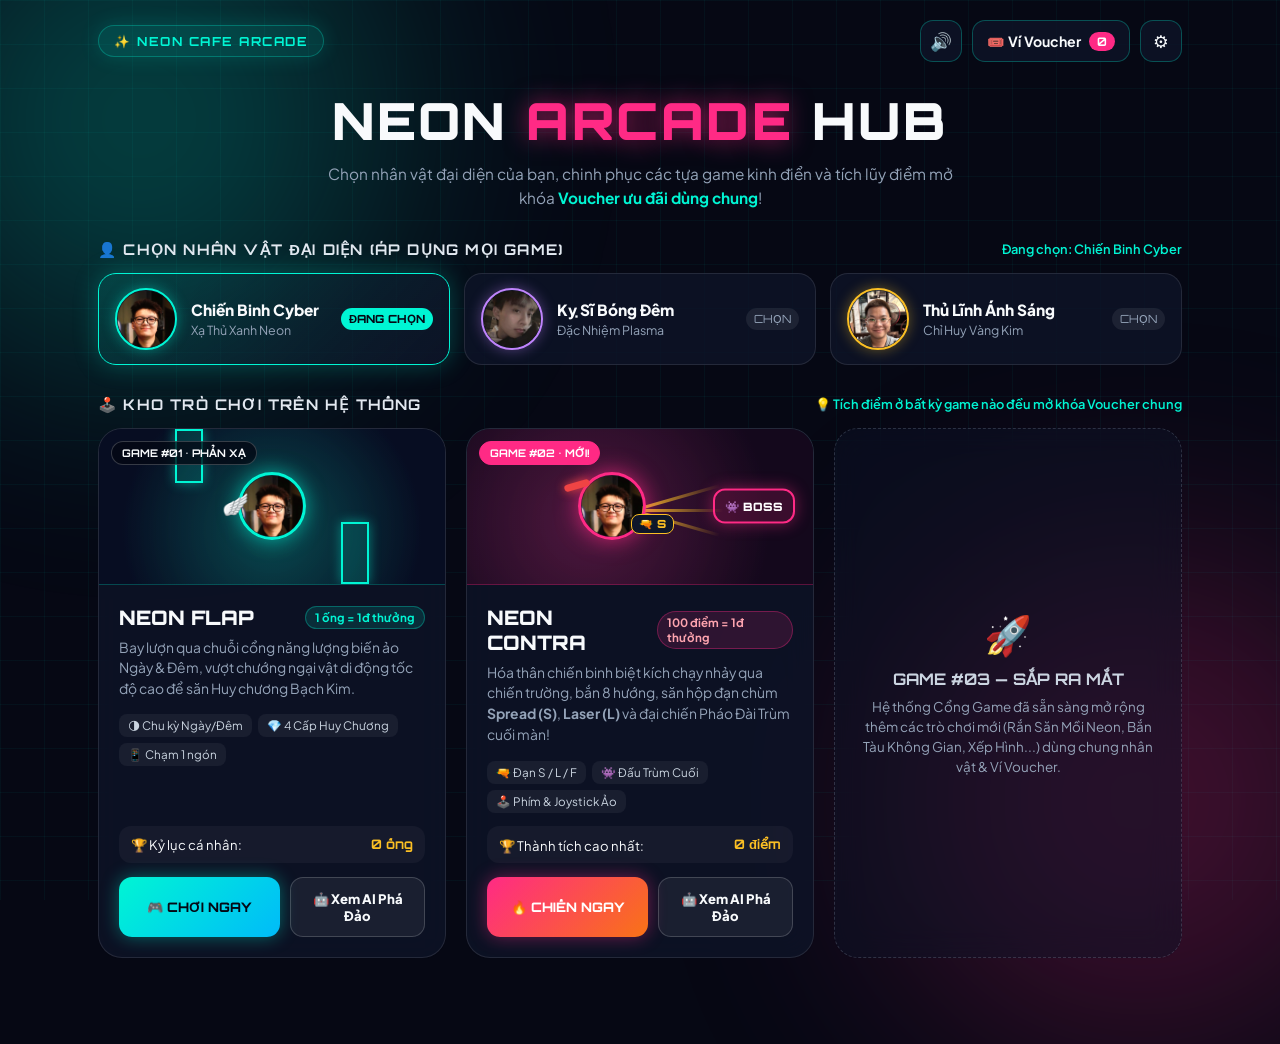
<file: index.html>
<!DOCTYPE html>
<html lang="vi">
<head>
  <meta charset="UTF-8" />
  <meta name="viewport" content="width=device-width, initial-scale=1.0, viewport-fit=cover" />
  <title>NEON CAFE ARCADE — Tổ Hợp Game Đổi Thưởng</title>
  <link rel="preconnect" href="https://fonts.googleapis.com" />
  <link rel="preconnect" href="https://fonts.gstatic.com" crossorigin />
  <link href="https://fonts.googleapis.com/css2?family=Orbitron:wght@600;700;900&family=Plus+Jakarta+Sans:wght@400;600;700;800&display=swap" rel="stylesheet" />
  <link rel="stylesheet" href="hub.css" />
</head>
<body>
  <div class="bg-grid"></div>
  <div class="bg-glow glow-1"></div>
  <div class="bg-glow glow-2"></div>

  <div class="hub-container">
    <!-- Top Bar -->
    <header class="hub-topbar">
      <div class="brand-wrap">
        <span class="brand-pill" id="hubShopName">✨ NEON CAFE ARCADE</span>
      </div>
      <div class="topbar-actions">
        <button id="btnHubSound" class="hub-icon-btn" title="Bật / Tắt âm thanh">
          <span id="hubSoundIcon">🔊</span>
        </button>
        <button id="btnHubWallet" class="hub-wallet-btn">
          🎟️ Ví Voucher <span id="hubVoucherBadge" class="badge-count">0</span>
        </button>
        <button id="btnHubSettings" class="hub-icon-btn" title="Cấu hình quán & Mốc thưởng">
          ⚙️
        </button>
      </div>
    </header>

    <!-- Hero Banner -->
    <section class="hero-section">
      <h1 class="hero-title">NEON <span>ARCADE</span> HUB</h1>
      <p class="hero-subtitle">
        Chọn nhân vật đại diện của bạn, chinh phục các tựa game kinh điển và tích lũy điểm mở khóa <strong>Voucher ưu đãi dùng chung</strong>!
      </p>
    </section>

    <!-- Shared Character Picker -->
    <section class="panel-section">
      <div class="section-head">
        <h2>👤 CHỌN NHÂN VẬT ĐẠI DIỆN (ÁP DỤNG MỌI GAME)</h2>
        <span id="activeCharLabel" class="active-char-tag">Đang chọn: Chiến Binh Cyber</span>
      </div>
      <div id="hubCharGrid" class="char-grid"></div>
    </section>

    <!-- Games Showcase Grid -->
    <section class="panel-section">
      <div class="section-head">
        <h2>🕹️ KHO TRÒ CHƠI TRÊN HỆ THỐNG</h2>
        <span class="conversion-note">💡 Tích điểm ở bất kỳ game nào đều mở khóa Voucher chung</span>
      </div>

      <div class="games-grid">
        <!-- GAME 1: NEON FLAP -->
        <article class="game-card card-cyan">
          <div class="game-banner banner-flappy">
            <div class="banner-pipes">
              <span class="b-pipe p1"></span>
              <span class="b-pipe p2"></span>
            </div>
            <div class="banner-hero-wrap">
              <img id="previewFlappyAvatar" src="assets/char1.png" alt="Hero" class="banner-avatar" />
              <span class="wing-badge">🪽</span>
            </div>
            <span class="game-tag">GAME #01 • PHẢN XẠ</span>
          </div>

          <div class="game-body">
            <div class="game-title-row">
              <h3>NEON FLAP</h3>
              <span class="rate-pill">1 ống = 1đ thưởng</span>
            </div>
            <p class="game-desc">
              Bay lượn qua chuỗi cổng năng lượng biến ảo Ngày &amp; Đêm, vượt chướng ngại vật di động tốc độ cao để săn Huy chương Bạch Kim.
            </p>
            <div class="feature-chips">
              <span>🌗 Chu kỳ Ngày/Đêm</span>
              <span>💎 4 Cấp Huy Chương</span>
              <span>📱 Chạm 1 ngón</span>
            </div>
            <div class="record-bar">
              <span>🏆 Kỷ lục cá nhân:</span>
              <strong id="statFlappyBest">0 ống</strong>
            </div>
            <div class="card-actions">
              <a href="flappy.html" class="play-btn cyan-btn">🎮 CHƠI NGAY</a>
              <a href="flappy.html?autoplay=1" class="watch-btn">🤖 Xem AI Phá Đảo</a>
            </div>
          </div>
        </article>

        <!-- GAME 2: NEON CONTRA -->
        <article class="game-card card-pink">
          <div class="game-banner banner-contra">
            <div class="contra-fx">
              <span class="bullet-ray r1"></span>
              <span class="bullet-ray r2"></span>
              <span class="bullet-ray r3"></span>
            </div>
            <div class="banner-hero-wrap contra-hero-preview">
              <span class="headband-ribbon"></span>
              <img id="previewContraAvatar" src="assets/char1.png" alt="Commando" class="banner-avatar pink-ring" />
              <span class="gun-badge">🔫 S</span>
            </div>
            <div class="boss-mini">👾 BOSS</div>
            <span class="game-tag hot-tag">GAME #02 • MỚI!</span>
          </div>

          <div class="game-body">
            <div class="game-title-row">
              <h3>NEON CONTRA</h3>
              <span class="rate-pill pink">100 điểm = 1đ thưởng</span>
            </div>
            <p class="game-desc">
              Hóa thân chiến binh biệt kích chạy nhảy qua chiến trường, bắn 8 hướng, săn hộp đạn chùm <strong>Spread (S)</strong>, <strong>Laser (L)</strong> và đại chiến Pháo Đài Trùm cuối màn!
            </p>
            <div class="feature-chips">
              <span>🔫 Đạn S / L / F</span>
              <span>👾 Đấu Trùm Cuối</span>
              <span>🕹️ Phím &amp; Joystick Ảo</span>
            </div>
            <div class="record-bar">
              <span>🏆 Thành tích cao nhất:</span>
              <strong id="statContraBest">0 điểm</strong>
            </div>
            <div class="card-actions">
              <a href="contra.html" class="play-btn pink-btn">🔥 CHIẾN NGAY</a>
              <a href="contra.html?autoplay=1" class="watch-btn">🤖 Xem AI Phá Đảo</a>
            </div>
          </div>
        </article>

        <!-- GAME 3: COMING SOON SLOT -->
        <article class="game-card card-coming">
          <div class="coming-inner">
            <div class="coming-icon">🚀</div>
            <h3>GAME #03 — SẮP RA MẮT</h3>
            <p>Hệ thống Cổng Game đã sẵn sàng mở rộng thêm các trò chơi mới (Rắn Săn Mồi Neon, Bắn Tàu Không Gian, Xếp Hình...) dùng chung nhân vật &amp; Ví Voucher.</p>
          </div>
        </article>
      </div>
    </section>
  </div>

  <!-- Shared Voucher Wallet Modal -->
  <section id="hubVoucherModal" class="hub-modal">
    <div class="hub-modal-card">
      <div class="modal-head">
        <h3>🎟️ VÍ VOUCHER &amp; MỐC ĐỔI THƯỞNG CHUNG</h3>
        <button class="modal-close" data-close="hubVoucherModal">✕</button>
      </div>
      <p class="modal-sub">1 ống <strong>Neon Flap</strong> hoặc 100 điểm <strong>Neon Contra</strong> = <strong>1 Điểm Thưởng</strong>.</p>

      <div class="sub-label">CÁC MỐC NHẬN VOUCHER</div>
      <div id="hubTierList" class="tier-stack"></div>

      <div class="sub-label">MÃ VOUCHER ĐÃ MỞ KHÓA</div>
      <div id="hubWalletList" class="wallet-stack"></div>
    </div>
  </section>

  <!-- Shared Shop Settings Modal -->
  <section id="hubSettingsModal" class="hub-modal">
    <div class="hub-modal-card">
      <div class="modal-head">
        <h3>⚙️ CẤU HÌNH QUÁN / SỰ KIỆN</h3>
        <button class="modal-close" data-close="hubSettingsModal">✕</button>
      </div>
      <form id="hubSettingsForm" class="settings-stack">
        <label>
          Tên quán / thương hiệu hiển thị
          <input type="text" id="hubInputShopName" maxlength="32" required />
        </label>
        <label>
          Tiền tố mã Voucher
          <input type="text" id="hubInputPrefix" maxlength="10" required />
        </label>
        <div class="sub-label">MỐC ĐIỂM THƯỞNG &amp; ƯU ĐÃI</div>
        <div id="hubTierInputs" class="tier-inputs"></div>

        <button type="submit" class="play-btn cyan-btn" style="width:100%;border:none;cursor:pointer">LƯU CẤU HÌNH TOÀN HỆ THỐNG</button>
        <button type="button" id="btnHubReset" class="reset-btn">Xóa toàn bộ kỷ lục &amp; ví voucher</button>
      </form>
    </div>
  </section>

  <!-- Toast -->
  <div id="hubToast" class="hub-toast hidden"></div>

  <script src="shared.js"></script>
  <script src="audio.js"></script>
  <script src="hub.js"></script>
</body>
</html>
</file>
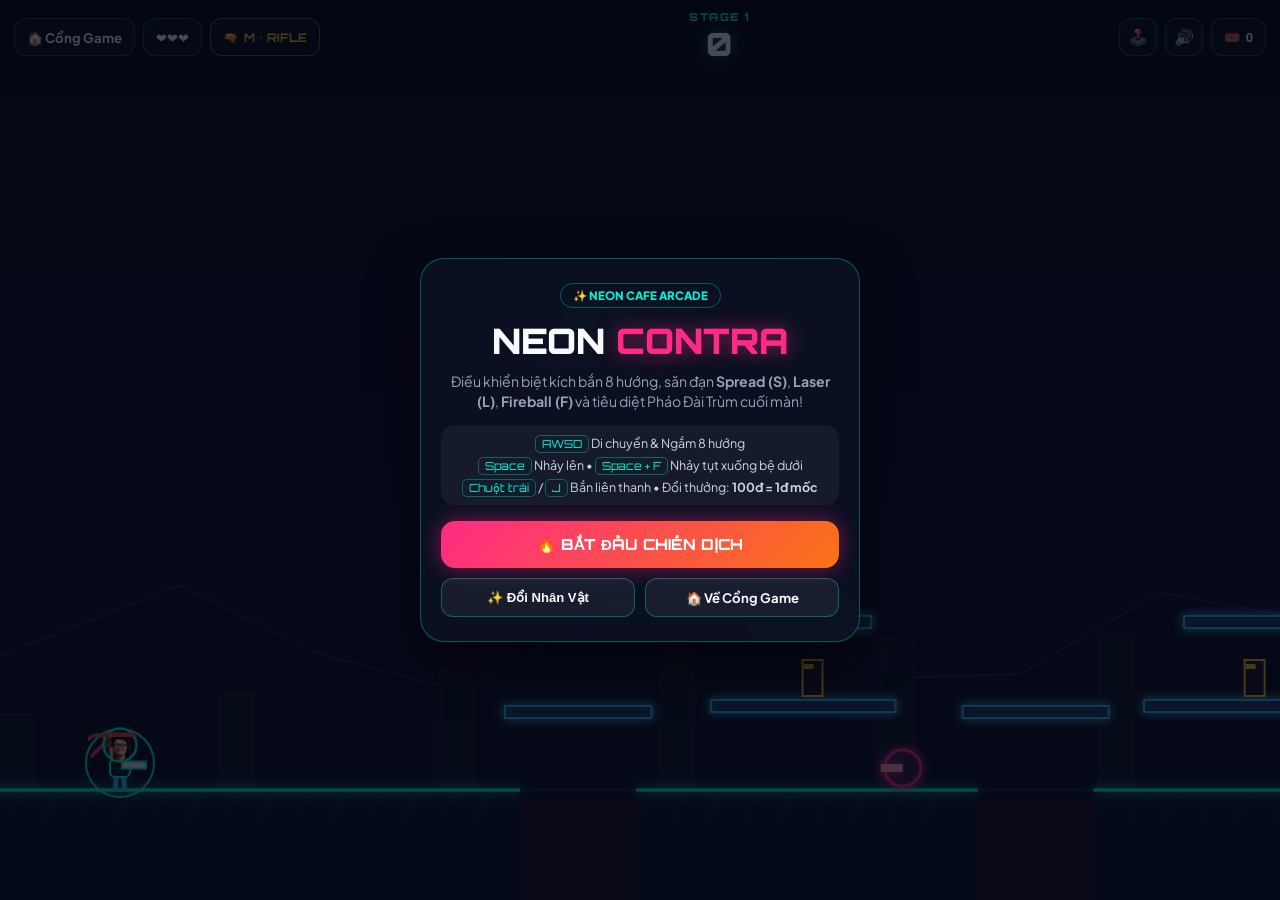
<file: contra.html>
<!DOCTYPE html>
<html lang="vi">
<head>
  <meta charset="UTF-8" />
  <meta name="viewport" content="width=device-width, initial-scale=1.0, maximum-scale=1.0, user-scalable=no, viewport-fit=cover" />
  <title>NEON CONTRA — Chiến Dịch Biệt Kích 8 Hướng</title>
  <link rel="preconnect" href="https://fonts.googleapis.com" />
  <link rel="preconnect" href="https://fonts.gstatic.com" crossorigin />
  <link href="https://fonts.googleapis.com/css2?family=Orbitron:wght@600;700;900&family=Plus+Jakarta+Sans:wght@400;600;700;800&display=swap" rel="stylesheet" />
  <link rel="stylesheet" href="contra.css" />
  <link rel="stylesheet" href="landscape.css" />
</head>
<body>
  <div id="contraApp">
    <canvas id="contraCanvas"></canvas>

    <!-- Top Combat HUD -->
    <header class="c-hud">
      <div class="c-hud-left">
        <a href="index.html" class="c-pill-btn" title="Về Cổng Game">🏠 Cổng Game</a>
        <div class="c-stat-chip">
          <span id="hudLives">❤️❤️❤️</span>
        </div>
        <div class="c-stat-chip weapon-chip">
          🔫 <strong id="hudWeapon">M • RIFLE</strong>
        </div>
      </div>

      <!-- Center Score & Stage -->
      <div class="c-hud-center">
        <div class="c-stage-badge" id="hudStage">STAGE 1</div>
        <div class="c-score-num" id="hudScore">0</div>
      </div>

      <div class="c-hud-right">
        <button id="btnTouchToggle" class="c-icon-btn" title="Hiện / Ẩn nút điều khiển ảo">🕹️</button>
        <button id="btnContraSound" class="c-icon-btn" title="Bật / Tắt âm thanh">
          <span id="contraSoundIcon">🔊</span>
        </button>
        <button id="btnContraWallet" class="c-pill-btn">
          🎟️ <span id="contraVoucherCount">0</span>
        </button>
      </div>
    </header>

    <!-- Boss HP Bar -->
    <div id="bossHud" class="boss-hud hidden">
      <div class="boss-label" id="bossTitle">👾 PHÁO ĐÀI TRÙM — STAGE 1</div>
      <div class="boss-bar-track">
        <div id="bossBarFill" class="boss-bar-fill" style="width: 100%"></div>
      </div>
    </div>

    <!-- Stage Banner Announcement -->
    <div id="stageBanner" class="stage-banner hidden">
      <div id="stageBannerTitle" class="sb-title">STAGE 1</div>
      <div id="stageBannerSub" class="sb-sub">CHIẾN DỊCH RỪNG ĐÊM NEON</div>
    </div>

    <!-- Toast Notification -->
    <div id="contraToast" class="c-toast hidden">
      <span class="c-toast-icon">🎁</span>
      <div>
        <div id="cToastTitle" class="c-toast-title">Mở khóa Voucher!</div>
        <div id="cToastDesc" class="c-toast-desc">Giảm 10% hóa đơn</div>
      </div>
    </div>

    <!-- AI Auto-Pilot Showcase Bar (strictly hidden during normal play!) -->
    <aside id="contraAiBar" class="c-ai-bar hidden">
      <div class="c-ai-left">
        <span id="cAiDot" class="c-ai-dot"></span>
        <span id="cAiLabel">CHẾ ĐỘ XEM AI VẬN HÀNH</span>
      </div>
      <div class="c-ai-controls">
        <button id="btnToggleContraAI" class="c-chip hidden">🤖 AI Đang Lái</button>
        <button class="c-chip c-speed active" data-spd="1">1x</button>
        <button class="c-chip c-speed" data-spd="2">2x</button>
        <button class="c-chip c-speed" data-spd="4">4x</button>
        <button id="btnContraEndNow" class="c-chip danger">🏆 Xem Tổng Kết</button>
      </div>
    </aside>

    <!-- Mobile / Touch Virtual Controls -->
    <div id="touchControls" class="touch-controls hidden">
      <div id="joyZone" class="joy-zone">
        <div class="joy-ring">
          <div id="joyStick" class="joy-stick"></div>
        </div>
      </div>

      <div class="action-zone">
        <button id="btnTouchJump" class="act-btn jump-btn">NHẢY</button>
        <button id="btnTouchFire" class="act-btn fire-btn">BẮN</button>
      </div>
    </div>

    <!-- Start Overlay -->
    <section id="contraStartOverlay" class="c-overlay active">
      <div class="c-card">
        <div class="c-tag" id="contraShopTag">✨ NEON CAFE ARCADE</div>
        <h1 class="c-title">NEON <span>CONTRA</span></h1>
        <p class="c-sub">
          Điều khiển biệt kích bắn 8 hướng, săn đạn <strong>Spread (S)</strong>, <strong>Laser (L)</strong>, <strong>Fireball (F)</strong> và tiêu diệt Pháo Đài Trùm cuối màn!
        </p>

        <div class="controls-guide">
          <div><kbd>AWSD</kbd> Di chuyển &amp; Ngắm 8 hướng</div>
          <div><kbd>Space</kbd> Nhảy lên • <kbd>Space + F</kbd> Nhảy tụt xuống bệ dưới</div>
          <div><kbd>Chuột trái</kbd> / <kbd>J</kbd> Bắn liên thanh • Đổi thưởng: <strong>100đ = 1đ mốc</strong></div>
        </div>

        <button id="btnContraStart" class="c-primary-btn">🔥 BẮT ĐẦU CHIẾN DỊCH</button>

        <div class="c-row-btns">
          <button id="btnContraPickChar" class="c-sec-btn">✨ Đổi Nhân Vật</button>
          <a href="index.html" class="c-sec-btn" style="text-decoration:none;display:inline-flex;align-items:center;justify-content:center">🏠 Về Cổng Game</a>
          <button id="btnContraStartAI" class="c-sec-btn hidden">🤖 AI</button>
        </div>
      </div>
    </section>

    <!-- Game Over / Summary Overlay -->
    <section id="contraOverOverlay" class="c-overlay">
      <div class="c-card">
        <h2 class="c-over-title" id="contraOverHeading">KẾT THÚC CHIẾN DỊCH</h2>

        <div class="c-stats-grid">
          <div class="c-stat-box">
            <span>ĐIỂM CHIẾN ĐẤU</span>
            <strong id="cFinalScore">0</strong>
          </div>
          <div class="c-stat-box">
            <span>MÀN ĐẠT ĐƯỢC</span>
            <strong id="cFinalStage">STAGE 1</strong>
          </div>
          <div class="c-stat-box">
            <span>KỶ LỤC CÁ NHÂN</span>
            <strong id="cBestScore" style="color:#fbbf24">0</strong>
          </div>
          <div class="c-stat-box">
            <span>ĐIỂM MỐC VOUCHER</span>
            <strong id="cMilestonePts" style="color:#00f5d4">0đ</strong>
          </div>
        </div>

        <div id="cNewVoucherBox" class="c-voucher-box hidden">
          <div class="cv-head">🎉 MỞ KHÓA VOUCHER MỚI!</div>
          <div id="cNewVoucherReward" class="cv-reward">Giảm 10% hóa đơn</div>
          <div class="cv-code-row">
            <code id="cNewVoucherCode">CF10-XXXX</code>
            <button id="btnCopyContraVoucher" class="cv-copy">Sao chép</button>
          </div>
        </div>

        <button id="btnContraRetry" class="c-primary-btn">🔥 TÁI CHIẾN NGAY</button>
        <div class="c-row-btns">
          <a href="index.html" class="c-sec-btn" style="text-decoration:none;display:inline-flex;align-items:center;justify-content:center">🏠 Về Cổng Game</a>
          <button id="btnOverOpenWallet" class="c-sec-btn">🎟️ Mở Ví Voucher</button>
        </div>
      </div>
    </section>

    <!-- Character Selector Modal -->
    <section id="contraCharModal" class="c-overlay">
      <div class="c-card" style="text-align:left">
        <div class="c-modal-head">
          <h3>👤 CHỌN CHIẾN BINH</h3>
          <button class="c-close" data-close="contraCharModal">✕</button>
        </div>
        <div id="contraCharList" class="c-char-list"></div>
      </div>
    </section>

    <!-- Shared Wallet Modal -->
    <section id="contraWalletModal" class="c-overlay">
      <div class="c-card" style="text-align:left">
        <div class="c-modal-head">
          <h3>🎟️ VÍ VOUCHER ĐÃ NHẬN</h3>
          <button class="c-close" data-close="contraWalletModal">✕</button>
        </div>
        <div id="contraTierList" class="c-wallet-stack" style="margin-bottom:12px"></div>
        <div id="contraWalletList" class="c-wallet-stack"></div>
      </div>
    </section>
  </div>

  <script src="landscape.js"></script>
  <script src="shared.js"></script>
  <script src="audio.js"></script>
  <script src="contra.js"></script>
</body>
</html>
</file>
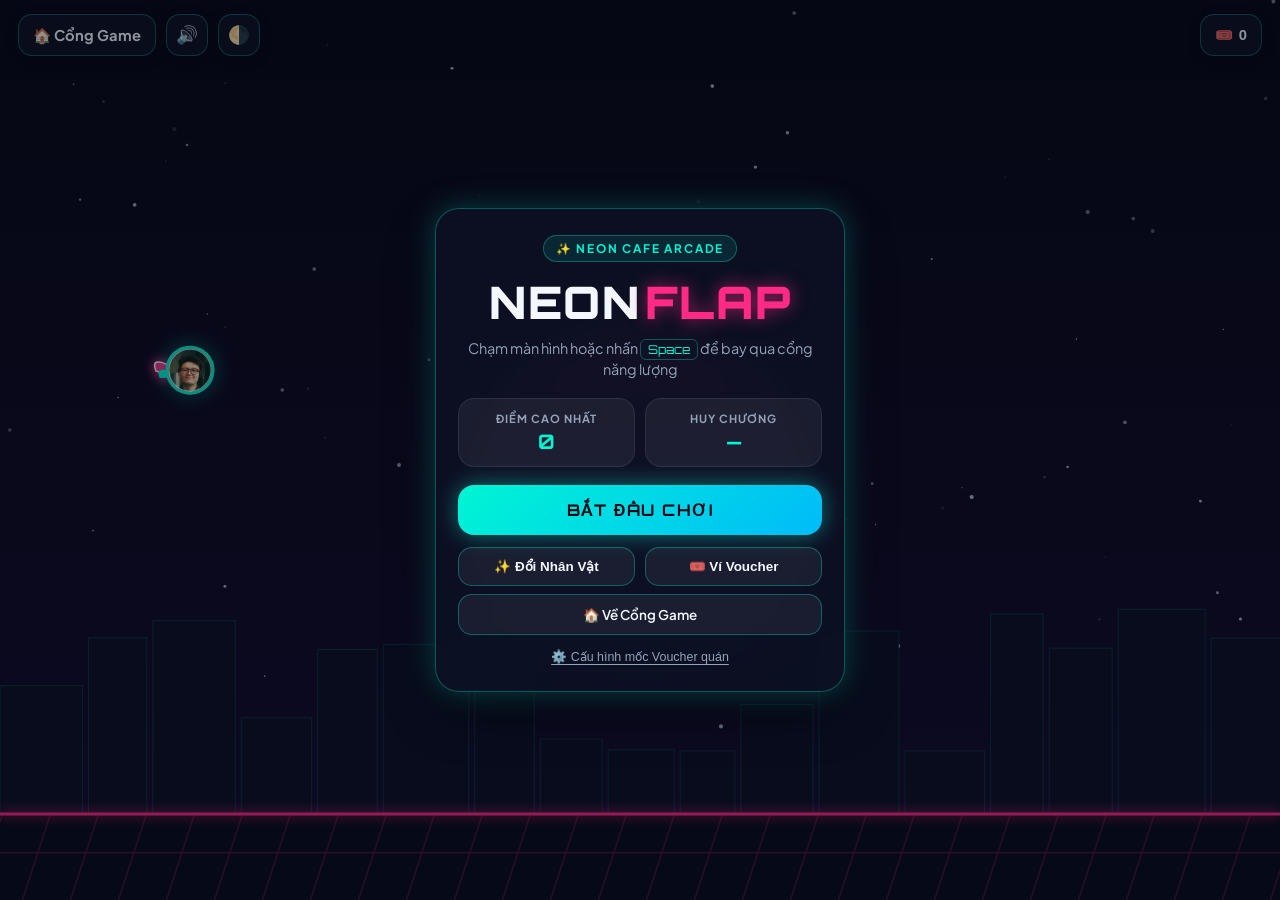
<file: flappy.html>
<!DOCTYPE html>
<html lang="vi">
<head>
  <meta charset="UTF-8" />
  <meta name="viewport" content="width=device-width, initial-scale=1.0, maximum-scale=1.0, user-scalable=no, viewport-fit=cover" />
  <title>NEON FLAP — Bay Vượt Cổng Năng Lượng</title>
  <link rel="preconnect" href="https://fonts.googleapis.com" />
  <link rel="preconnect" href="https://fonts.gstatic.com" crossorigin />
  <link href="https://fonts.googleapis.com/css2?family=Orbitron:wght@600;700;900&family=Plus+Jakarta+Sans:wght@400;600;700&display=swap" rel="stylesheet" />
  <link rel="stylesheet" href="style.css" />
  <link rel="stylesheet" href="landscape.css" />
  <script>
    const params = new URLSearchParams(window.location.search);
    if (params.get('autoplay') === '1') {
      window.NEONFLAP_AUTOPILOT = true;
      localStorage.removeItem('neonflap_demo_best_score');
      localStorage.removeItem('neonflap_demo_voucher_wallet');
      localStorage.setItem('neonflap_demo_theme_mode', 'auto');
    }
  </script>
</head>
<body data-theme="night">
  <div id="app">
    <canvas id="gameCanvas"></canvas>

    <!-- Top HUD -->
    <header id="hud" class="hud">
      <div class="hud-left">
        <a href="index.html" class="pill-btn" style="text-decoration:none" title="Về trang chủ Cổng Game">
          🏠 Cổng Game
        </a>
        <button id="btnSound" class="icon-btn" title="Bật / Tắt âm thanh" aria-label="Âm thanh">
          <span id="soundIcon">🔊</span>
        </button>
        <button id="btnThemeQuick" class="icon-btn" title="Đổi chế độ Ngày / Đêm / Tự động" aria-label="Chế độ Ngày Đêm">
          <span id="themeIcon">🌙</span>
        </button>
      </div>

      <div id="liveScoreWrap" class="live-score-wrap hidden">
        <div id="liveScore" class="live-score">0</div>
        <div id="difficultyBadge" class="difficulty-badge">LV.1</div>
      </div>

      <div class="hud-right">
        <button id="btnWallet" class="pill-btn" title="Kho Voucher của bạn">
          🎟️ <span id="voucherCount">0</span>
        </button>
      </div>
    </header>

    <!-- Toast Notification -->
    <div id="toast" class="toast hidden" role="status" aria-live="polite">
      <div class="toast-icon">🎁</div>
      <div class="toast-body">
        <div id="toastTitle" class="toast-title">Mở khóa Voucher!</div>
        <div id="toastDesc" class="toast-desc">Giảm 10% hóa đơn</div>
      </div>
    </div>

    <!-- AI Showcase Control Dock (visible only when autoplay=1) -->
    <aside id="demoDock" class="demo-dock hidden">
      <div class="demo-dock-top">
        <div id="aiStatusPill" class="ai-status-pill">
          <span class="ai-dot"></span>
          <span id="aiStatusText">AI AUTO-PILOT: ĐANG PHÁ ĐẢO</span>
        </div>
        <div class="demo-telemetry">
          <span>Tốc độ ống: <strong id="telSpeed">3.0</strong></span>
          <span>Khe hở: <strong id="telGap">174px</strong></span>
          <span>Mốc kế: <strong id="telNextGoal">10đ (Đồng + Voucher)</strong></span>
        </div>
      </div>

      <div class="demo-controls-row">
        <div class="speed-group">
          <button class="chip-btn speed-btn active" data-speed="1">1x</button>
          <button class="chip-btn speed-btn" data-speed="2">2x</button>
          <button class="chip-btn speed-btn" data-speed="4">4x</button>
          <button class="chip-btn speed-btn" data-speed="8">8x Tua nhanh</button>
        </div>

        <div class="demo-btn-group">
          <button id="btnToggleAI" class="chip-btn active hidden">🤖 AI Bay</button>
          <button id="btnToggleLaser" class="chip-btn active">🎯 Tia ngắm AI</button>
          <button id="btnAutoSkin" class="chip-btn active">✨ Tự đổi Skin</button>
          <button id="btnAutoStop100" class="chip-btn">🏁 Dừng ở 105đ</button>
          <button id="btnTriggerEnd" class="chip-btn finish-btn">🏆 Xem Tổng Kết</button>
        </div>
      </div>
    </aside>

    <!-- Start / Main Menu Overlay -->
    <section id="menuScreen" class="overlay active">
      <div class="glass-card menu-card">
        <div class="brand-tag" id="shopBrandTag">✨ NEON CAFE ARCADE</div>
        <h1 class="game-title">NEON<span>FLAP</span></h1>
        <p class="subtitle">Chạm màn hình hoặc nhấn <kbd>Space</kbd> để bay qua cổng năng lượng</p>

        <div class="stats-strip">
          <div class="stat-box">
            <span class="stat-label">ĐIỂM CAO NHẤT</span>
            <span id="menuBestScore" class="stat-value">0</span>
          </div>
          <div class="stat-box">
            <span class="stat-label">HUY CHƯƠNG</span>
            <span id="menuBestMedal" class="stat-value">—</span>
          </div>
        </div>

        <button id="btnStart" class="primary-btn pulse">
          <span>BẮT ĐẦU CHƠI</span>
        </button>

        <div class="menu-actions">
          <button id="btnOpenSkins" class="secondary-btn">✨ Đổi Nhân Vật</button>
          <button id="btnOpenVouchers" class="secondary-btn">🎟️ Ví Voucher</button>
        </div>

        <div class="menu-actions" style="margin-top:8px;grid-template-columns:1fr">
          <a href="index.html" class="secondary-btn" style="text-decoration:none;display:inline-flex;align-items:center;justify-content:center">🏠 Về Cổng Game</a>
        </div>

        <button id="btnOpenSettings" class="text-link-btn">⚙️ Cấu hình mốc Voucher quán</button>
      </div>
    </section>

    <!-- Get Ready Hint -->
    <div id="readyOverlay" class="ready-overlay hidden">
      <div class="ready-title">SẴN SÀNG!</div>
      <div class="ready-tap">CHẠM HOẶC NHẤN SPACE ĐỂ BAY</div>
    </div>

    <!-- Game Over Overlay -->
    <section id="gameOverScreen" class="overlay">
      <div class="glass-card gameover-card">
        <h2 class="gameover-title">KẾT THÚC</h2>

        <div class="scoreboard-grid">
          <div class="medal-slot">
            <div class="slot-label">HUY CHƯƠNG</div>
            <div id="medalCircle" class="medal-circle none">
              <span id="medalEmoji">—</span>
            </div>
            <div id="medalName" class="medal-name">Chưa đạt</div>
          </div>

          <div class="scores-slot">
            <div class="score-row">
              <span class="slot-label">ĐIỂM SỐ</span>
              <span id="finalScore" class="score-num">0</span>
            </div>
            <div class="score-row">
              <span class="slot-label">KỶ LỤC <span id="newBestBadge" class="new-badge hidden">MỚI!</span></span>
              <span id="bestScore" class="score-num best">0</span>
            </div>
          </div>
        </div>

        <div id="unlockedVoucherBox" class="voucher-banner hidden">
          <div class="voucher-banner-header">🎉 BẠN NHẬN ĐƯỢC VOUCHER MỚI!</div>
          <div id="unlockedVoucherTitle" class="voucher-banner-title">Giảm 15% tổng bill</div>
          <div class="voucher-code-row">
            <code id="unlockedVoucherCode">NEON15-XXXX</code>
            <button id="btnCopyNewVoucher" class="copy-btn">Sao chép</button>
          </div>
        </div>

        <div id="nextMilestoneHint" class="milestone-hint">
          Đạt <strong>10 điểm</strong> để nhận Huy chương Đồng &amp; Voucher đầu tiên!
        </div>

        <div class="gameover-actions">
          <button id="btnRestart" class="primary-btn">CHƠI LẠI</button>
          <div class="menu-actions">
            <a href="index.html" id="btnGameOverMenu" class="secondary-btn" style="text-decoration:none;display:inline-flex;align-items:center;justify-content:center">🏠 Cổng Game</a>
            <button id="btnGameOverWallet" class="secondary-btn">🎟️ Ví Voucher</button>
          </div>
        </div>
      </div>
    </section>

    <!-- Skins & Day/Night Modal -->
    <section id="skinModal" class="overlay modal-overlay">
      <div class="glass-card modal-card">
        <div class="modal-header">
          <h3>✨ TÙY CHỈNH GIAO DIỆN</h3>
          <button class="close-btn" data-close="skinModal">✕</button>
        </div>

        <div class="section-label">CHỌN NHÂN VẬT (DÙNG CHUNG MỌI GAME)</div>
        <div id="skinGrid" class="skin-grid"></div>

        <div class="section-label">CHẾ ĐỘ ÁNH SÁNG</div>
        <div class="theme-selector" id="themeSelector">
          <button class="theme-opt" data-mode="night">🌙 Đêm Neon</button>
          <button class="theme-opt" data-mode="day">☀️ Ngày Tối Giản</button>
          <button class="theme-opt" data-mode="auto">🌗 Tự động đổi</button>
        </div>
        <p class="helper-note">Ở chế độ Tự động, bầu trời chuyển đổi mượt mà giữa Ngày &amp; Đêm mỗi 15 điểm.</p>
      </div>
    </section>

    <!-- Voucher Wallet & Tiers Modal -->
    <section id="voucherModal" class="overlay modal-overlay">
      <div class="glass-card modal-card">
        <div class="modal-header">
          <h3>🎟️ VOUCHER &amp; MỐC THƯỞNG</h3>
          <button class="close-btn" data-close="voucherModal">✕</button>
        </div>

        <div class="section-label">MỐC ĐIỂM NHẬN QUÀ</div>
        <div id="tierList" class="tier-list"></div>

        <div class="section-label">VÍ VOUCHER CHUNG ĐÃ NHẬN</div>
        <div id="walletList" class="wallet-list"></div>
      </div>
    </section>

    <!-- Cafe Owner Settings Modal -->
    <section id="settingsModal" class="overlay modal-overlay">
      <div class="glass-card modal-card">
        <div class="modal-header">
          <h3>⚙️ CẤU HÌNH QUÁN / SỰ KIỆN</h3>
          <button class="close-btn" data-close="settingsModal">✕</button>
        </div>
        <form id="settingsForm" class="settings-form">
          <label class="field-label">
            Tên quán / thương hiệu hiển thị
            <input type="text" id="inputShopName" maxlength="32" placeholder="VD: NEON COFFEE" required />
          </label>
          <label class="field-label">
            Tiền tố mã Voucher
            <input type="text" id="inputCodePrefix" maxlength="10" placeholder="VD: CF" required />
          </label>
          <div class="section-label">CÁC MỐC ĐIỂM &amp; PHẦN THƯỞNG</div>
          <div id="tierSettingsInputs" class="tier-settings-inputs"></div>

          <div class="settings-actions">
            <button type="submit" class="primary-btn">LƯU CẤU HÌNH</button>
            <button type="button" id="btnResetData" class="danger-btn">Xóa kỷ lục &amp; ví</button>
          </div>
        </form>
      </div>
    </section>
  </div>

  <script src="landscape.js"></script>
  <script src="shared.js"></script>
  <script src="audio.js"></script>
  <script>
    if (window.NEONFLAP_AUTOPILOT) {
      document.getElementById('demoDock').classList.remove('hidden');
      document.getElementById('menuScreen').classList.remove('active');
      const s = document.createElement('script');
      s.src = 'autopilot.js';
      document.write(s.outerHTML);
    }
  </script>
  <script src="game.js"></script>
</body>
</html>
</file>
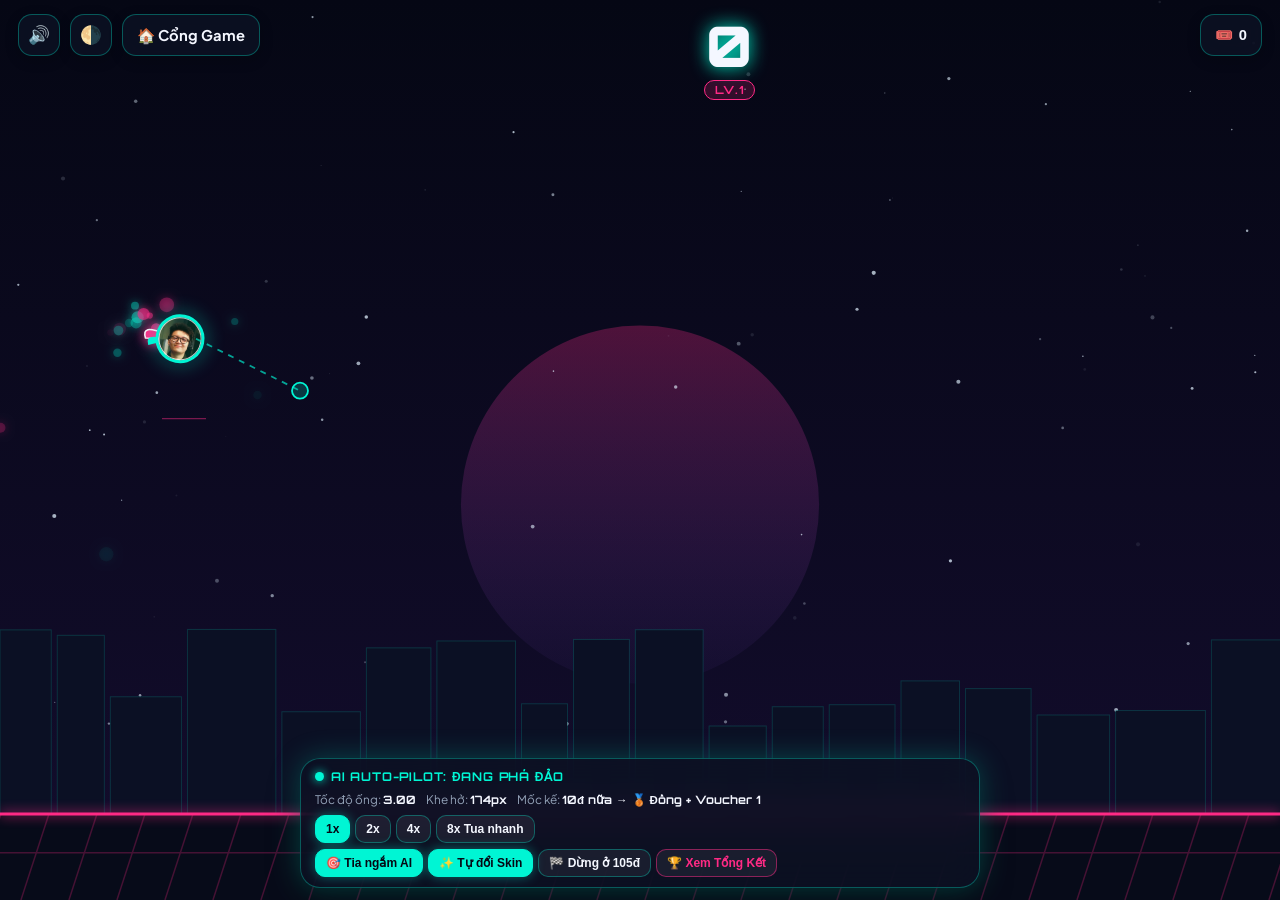
<file: index2.html>
<!DOCTYPE html>
<html lang="vi">
<head>
  <meta charset="UTF-8" />
  <meta name="viewport" content="width=device-width, initial-scale=1.0, maximum-scale=1.0, user-scalable=no, viewport-fit=cover" />
  <title>NEON FLAP [AUTO-PILOT PHÁ ĐẢO] — Chế độ Ngồi Xem Vận Hành</title>
  <link rel="preconnect" href="https://fonts.googleapis.com" />
  <link rel="preconnect" href="https://fonts.gstatic.com" crossorigin />
  <link href="https://fonts.googleapis.com/css2?family=Orbitron:wght@600;700;900&family=Plus+Jakarta+Sans:wght@400;600;700&display=swap" rel="stylesheet" />
  <link rel="stylesheet" href="style.css" />
  <link rel="stylesheet" href="landscape.css" />
  <script>
    // Bật cờ chế độ Demo trước khi game.js khởi chạy
    window.NEONFLAP_AUTOPILOT = true;
    // Làm mới dữ liệu demo mỗi lần mở trang để bạn xem trọn vẹn các mốc mở khóa Voucher & Huy chương
    localStorage.removeItem('neonflap_demo_best_score');
    localStorage.removeItem('neonflap_demo_voucher_wallet');
    localStorage.setItem('neonflap_demo_theme_mode', 'auto');
  </script>
</head>
<body data-theme="night">
  <div id="app">
    <canvas id="gameCanvas"></canvas>

    <!-- Top HUD -->
    <header id="hud" class="hud">
      <div class="hud-left">
        <button id="btnSound" class="icon-btn" title="Bật / Tắt âm thanh" aria-label="Âm thanh">
          <span id="soundIcon">🔊</span>
        </button>
        <button id="btnThemeQuick" class="icon-btn" title="Đổi chế độ Ngày / Đêm / Tự động" aria-label="Chế độ Ngày Đêm">
          <span id="themeIcon">🌗</span>
        </button>
        <a href="index.html" class="pill-btn" style="text-decoration:none" title="Về Cổng Game">
          🏠 Cổng Game
        </a>
      </div>

      <div id="liveScoreWrap" class="live-score-wrap hidden">
        <div id="liveScore" class="live-score">0</div>
        <div id="difficultyBadge" class="difficulty-badge">LV.1</div>
      </div>

      <div class="hud-right">
        <button id="btnWallet" class="pill-btn" title="Kho Voucher đã tự động săn được">
          🎟️ <span id="voucherCount">0</span>
        </button>
      </div>
    </header>

    <!-- Toast Notification -->
    <div id="toast" class="toast hidden" role="status" aria-live="polite">
      <div class="toast-icon">🎁</div>
      <div class="toast-body">
        <div id="toastTitle" class="toast-title">Mở khóa Voucher!</div>
        <div id="toastDesc" class="toast-desc">Giảm 10% hóa đơn</div>
      </div>
    </div>

    <!-- AI Showcase Control Dock -->
    <aside id="demoDock" class="demo-dock">
      <div class="demo-dock-top">
        <div id="aiStatusPill" class="ai-status-pill">
          <span class="ai-dot"></span>
          <span id="aiStatusText">AI AUTO-PILOT: ĐANG PHÁ ĐẢO</span>
        </div>
        <div class="demo-telemetry">
          <span>Tốc độ ống: <strong id="telSpeed">3.0</strong></span>
          <span>Khe hở: <strong id="telGap">174px</strong></span>
          <span>Mốc kế: <strong id="telNextGoal">10đ (Đồng + Voucher)</strong></span>
        </div>
      </div>

      <div class="demo-controls-row">
        <div class="speed-group">
          <button class="chip-btn speed-btn active" data-speed="1">1x</button>
          <button class="chip-btn speed-btn" data-speed="2">2x</button>
          <button class="chip-btn speed-btn" data-speed="4">4x</button>
          <button class="chip-btn speed-btn" data-speed="8">8x Tua nhanh</button>
        </div>

        <div class="demo-btn-group">
          <button id="btnToggleAI" class="chip-btn active hidden">🤖 AI Bay</button>
          <button id="btnToggleLaser" class="chip-btn active">🎯 Tia ngắm AI</button>
          <button id="btnAutoSkin" class="chip-btn active">✨ Tự đổi Skin</button>
          <button id="btnAutoStop100" class="chip-btn" title="Tự động kết thúc khi đạt 105 điểm (Huy chương Bạch Kim) để xem màn tổng kết">🏁 Dừng ở 105đ</button>
          <button id="btnTriggerEnd" class="chip-btn finish-btn">🏆 Xem Tổng Kết</button>
        </div>
      </div>
    </aside>

    <!-- Start / Main Menu Overlay (kept for compatibility, bypassed automatically) -->
    <section id="menuScreen" class="overlay">
      <div class="glass-card menu-card">
        <div class="brand-tag" id="shopBrandTag">✨ NEON CAFE ARCADE</div>
        <h1 class="game-title">NEON<span>FLAP</span></h1>
        <p class="subtitle">Chế độ AI tự động vận hành &amp; phá đảo</p>

        <div class="stats-strip">
          <div class="stat-box">
            <span class="stat-label">ĐIỂM CAO NHẤT</span>
            <span id="menuBestScore" class="stat-value">0</span>
          </div>
          <div class="stat-box">
            <span class="stat-label">HUY CHƯƠNG</span>
            <span id="menuBestMedal" class="stat-value">—</span>
          </div>
        </div>

        <button id="btnStart" class="primary-btn pulse">
          <span>CHO AI BAY NGAY</span>
        </button>

        <div class="menu-actions">
          <button id="btnOpenSkins" class="secondary-btn">✨ Nhân vật &amp; Ngày/Đêm</button>
          <button id="btnOpenVouchers" class="secondary-btn">🎟️ Đổi thưởng Voucher</button>
        </div>

        <button id="btnOpenSettings" class="text-link-btn">⚙️ Cấu hình mốc Voucher quán</button>
      </div>
    </section>

    <!-- Get Ready Hint -->
    <div id="readyOverlay" class="ready-overlay hidden">
      <div class="ready-title">AI ĐÃ SẴN SÀNG!</div>
      <div class="ready-tap">TỰ ĐỘNG CẤT CÁNH...</div>
    </div>

    <!-- Game Over Overlay -->
    <section id="gameOverScreen" class="overlay">
      <div class="glass-card gameover-card">
        <h2 class="gameover-title">TỔNG KẾT PHÁ ĐẢO</h2>

        <div class="scoreboard-grid">
          <div class="medal-slot">
            <div class="slot-label">HUY CHƯƠNG</div>
            <div id="medalCircle" class="medal-circle none">
              <span id="medalEmoji">—</span>
            </div>
            <div id="medalName" class="medal-name">Chưa đạt</div>
          </div>

          <div class="scores-slot">
            <div class="score-row">
              <span class="slot-label">ĐIỂM SỐ</span>
              <span id="finalScore" class="score-num">0</span>
            </div>
            <div class="score-row">
              <span class="slot-label">KỶ LỤC <span id="newBestBadge" class="new-badge hidden">MỚI!</span></span>
              <span id="bestScore" class="score-num best">0</span>
            </div>
          </div>
        </div>

        <div id="unlockedVoucherBox" class="voucher-banner hidden">
          <div class="voucher-banner-header">🎉 ĐÃ MỞ KHÓA VOUCHER MỚI NHẤT!</div>
          <div id="unlockedVoucherTitle" class="voucher-banner-title">Giảm 15% tổng bill</div>
          <div class="voucher-code-row">
            <code id="unlockedVoucherCode">NEON15-XXXX</code>
            <button id="btnCopyNewVoucher" class="copy-btn">Sao chép</button>
          </div>
        </div>

        <div id="nextMilestoneHint" class="milestone-hint">
          Đạt <strong>10 điểm</strong> để nhận Huy chương Đồng &amp; Voucher đầu tiên!
        </div>

        <div class="gameover-actions">
          <button id="btnRestart" class="primary-btn">🤖 CHO AI BAY TIẾP</button>
          <div class="menu-actions">
            <button id="btnGameOverMenu" class="secondary-btn">🏠 Trang chủ</button>
            <button id="btnGameOverWallet" class="secondary-btn">🎟️ Ví Voucher</button>
          </div>
        </div>
      </div>
    </section>

    <!-- Skins & Day/Night Modal -->
    <section id="skinModal" class="overlay modal-overlay">
      <div class="glass-card modal-card">
        <div class="modal-header">
          <h3>✨ TÙY CHỈNH GIAO DIỆN</h3>
          <button class="close-btn" data-close="skinModal">✕</button>
        </div>

        <div class="section-label">CHỌN NHÂN VẬT (SKIN)</div>
        <div id="skinGrid" class="skin-grid"></div>

        <div class="section-label">CHẾ ĐỘ ÁNH SÁNG</div>
        <div class="theme-selector" id="themeSelector">
          <button class="theme-opt" data-mode="night">🌙 Đêm Neon</button>
          <button class="theme-opt" data-mode="day">☀️ Ngày Tối Giản</button>
          <button class="theme-opt" data-mode="auto">🌗 Tự động đổi</button>
        </div>
        <p class="helper-note">Ở chế độ Tự động, bầu trời chuyển đổi mượt mà giữa Ngày &amp; Đêm mỗi 15 điểm.</p>
      </div>
    </section>

    <!-- Voucher Wallet & Tiers Modal -->
    <section id="voucherModal" class="overlay modal-overlay">
      <div class="glass-card modal-card">
        <div class="modal-header">
          <h3>🎟️ VOUCHER &amp; MỐC THƯỞNG</h3>
          <button class="close-btn" data-close="voucherModal">✕</button>
        </div>

        <div class="section-label">MỐC ĐIỂM NHẬN QUÀ</div>
        <div id="tierList" class="tier-list"></div>

        <div class="section-label">VÍ VOUCHER ĐÃ NHẬN TRONG PHIÊN XEM</div>
        <div id="walletList" class="wallet-list"></div>
      </div>
    </section>

    <!-- Cafe Owner Settings Modal -->
    <section id="settingsModal" class="overlay modal-overlay">
      <div class="glass-card modal-card">
        <div class="modal-header">
          <h3>⚙️ CẤU HÌNH QUÁN / SỰ KIỆN</h3>
          <button class="close-btn" data-close="settingsModal">✕</button>
        </div>
        <form id="settingsForm" class="settings-form">
          <label class="field-label">
            Tên quán / thương hiệu hiển thị
            <input type="text" id="inputShopName" maxlength="32" placeholder="VD: NEON COFFEE" required />
          </label>
          <label class="field-label">
            Tiền tố mã Voucher
            <input type="text" id="inputCodePrefix" maxlength="10" placeholder="VD: CF" required />
          </label>
          <div class="section-label">CÁC MỐC ĐIỂM &amp; PHẦN THƯỞNG</div>
          <div id="tierSettingsInputs" class="tier-settings-inputs"></div>

          <div class="settings-actions">
            <button type="submit" class="primary-btn">LƯU CẤU HÌNH</button>
            <button type="button" id="btnResetData" class="danger-btn">Xóa kỷ lục &amp; ví</button>
          </div>
        </form>
      </div>
    </section>
  </div>

  <script src="landscape.js"></script>
  <script src="audio.js"></script>
  <script src="autopilot.js"></script>
  <script src="game.js"></script>
</body>
</html>
</file>
<file: hub.css>
:root {
  --bg: #060814;
  --card: rgba(14, 20, 40, 0.82);
  --border: rgba(0, 245, 212, 0.28);
  --cyan: #00f5d4;
  --pink: #ff2a85;
  --purple: #a855f7;
  --gold: #fbbf24;
  --text: #f8fafc;
  --muted: #94a3b8;
}

* {
  box-sizing: border-box;
  margin: 0;
  padding: 0;
  -webkit-tap-highlight-color: transparent;
}

body {
  min-height: 100vh;
  background: var(--bg);
  color: var(--text);
  font-family: 'Plus Jakarta Sans', system-ui, sans-serif;
  overflow-x: hidden;
  position: relative;
}

.bg-grid {
  position: fixed;
  inset: 0;
  background-image:
    linear-gradient(rgba(0, 245, 212, 0.045) 1px, transparent 1px),
    linear-gradient(90deg, rgba(0, 245, 212, 0.045) 1px, transparent 1px);
  background-size: 44px 44px;
  pointer-events: none;
  z-index: 0;
}

.bg-glow {
  position: fixed;
  width: 480px;
  height: 480px;
  border-radius: 50%;
  filter: blur(130px);
  opacity: 0.25;
  pointer-events: none;
  z-index: 0;
}

.glow-1 {
  top: -120px;
  left: -100px;
  background: var(--cyan);
}

.glow-2 {
  bottom: -140px;
  right: -100px;
  background: var(--pink);
}

.hub-container {
  position: relative;
  z-index: 1;
  max-width: 1120px;
  margin: 0 auto;
  padding: 20px 18px 56px;
}

/* Topbar */
.hub-topbar {
  display: flex;
  justify-content: space-between;
  align-items: center;
  gap: 12px;
  flex-wrap: wrap;
  margin-bottom: 26px;
}

.brand-pill {
  display: inline-block;
  padding: 7px 15px;
  border-radius: 999px;
  font-family: 'Orbitron', sans-serif;
  font-size: 0.78rem;
  font-weight: 700;
  letter-spacing: 1.5px;
  color: var(--cyan);
  background: rgba(0, 245, 212, 0.1);
  border: 1px solid var(--border);
  box-shadow: 0 0 20px rgba(0, 245, 212, 0.15);
}

.topbar-actions {
  display: flex;
  align-items: center;
  gap: 10px;
}

.hub-icon-btn, .hub-wallet-btn {
  height: 42px;
  border-radius: 13px;
  border: 1px solid var(--border);
  background: var(--card);
  color: var(--text);
  cursor: pointer;
  display: inline-flex;
  align-items: center;
  justify-content: center;
  font-family: inherit;
  font-weight: 700;
  transition: transform 0.15s ease, border-color 0.2s ease, box-shadow 0.2s ease;
}

.hub-icon-btn {
  width: 42px;
  font-size: 1.1rem;
}

.hub-wallet-btn {
  padding: 0 14px;
  gap: 8px;
  font-size: 0.88rem;
}

.hub-icon-btn:hover, .hub-wallet-btn:hover {
  transform: translateY(-2px);
  border-color: var(--cyan);
  box-shadow: 0 0 18px rgba(0, 245, 212, 0.28);
}

.badge-count {
  background: var(--pink);
  color: #fff;
  padding: 2px 8px;
  border-radius: 999px;
  font-family: 'Orbitron', sans-serif;
  font-size: 0.74rem;
}

/* Hero */
.hero-section {
  text-align: center;
  margin-bottom: 30px;
}

.hero-title {
  font-family: 'Orbitron', sans-serif;
  font-size: clamp(2rem, 6vw, 3.2rem);
  font-weight: 900;
  letter-spacing: 2.5px;
  margin-bottom: 10px;
}

.hero-title span {
  color: var(--pink);
  text-shadow: 0 0 24px rgba(255, 42, 133, 0.6);
}

.hero-subtitle {
  max-width: 640px;
  margin: 0 auto;
  color: var(--muted);
  font-size: 0.96rem;
  line-height: 1.55;
}

.hero-subtitle strong {
  color: var(--cyan);
}

/* Sections */
.panel-section {
  margin-bottom: 30px;
}

.section-head {
  display: flex;
  justify-content: space-between;
  align-items: center;
  flex-wrap: wrap;
  gap: 8px;
  margin-bottom: 14px;
}

.section-head h2 {
  font-family: 'Orbitron', sans-serif;
  font-size: 0.92rem;
  letter-spacing: 1.2px;
  color: #e2e8f0;
}

.active-char-tag, .conversion-note {
  font-size: 0.8rem;
  color: var(--cyan);
  font-weight: 600;
}

/* Character Grid */
.char-grid {
  display: grid;
  grid-template-columns: repeat(auto-fit, minmax(240px, 1fr));
  gap: 14px;
}

.char-card {
  background: var(--card);
  border: 1.5px solid rgba(255, 255, 255, 0.1);
  border-radius: 18px;
  padding: 14px 16px;
  display: flex;
  align-items: center;
  gap: 14px;
  cursor: pointer;
  transition: all 0.2s ease;
  position: relative;
}

.char-card:hover {
  transform: translateY(-3px);
  border-color: rgba(0, 245, 212, 0.5);
}

.char-card.selected {
  border-color: var(--cyan);
  box-shadow: 0 0 24px rgba(0, 245, 212, 0.25);
  background: linear-gradient(135deg, rgba(0, 245, 212, 0.12), rgba(14, 20, 40, 0.9));
}

.char-avatar-wrap {
  width: 62px;
  height: 62px;
  border-radius: 50%;
  flex-shrink: 0;
  overflow: hidden;
  background: #0f172a;
}

.char-avatar-wrap img {
  width: 100%;
  height: 100%;
  object-fit: cover;
  display: block;
}

.char-meta h4 {
  font-size: 0.96rem;
  font-weight: 800;
  margin-bottom: 3px;
}

.char-meta p {
  font-size: 0.78rem;
  color: var(--muted);
}

.char-check {
  margin-left: auto;
  font-size: 0.7rem;
  font-family: 'Orbitron', sans-serif;
  padding: 4px 8px;
  border-radius: 999px;
  background: rgba(255, 255, 255, 0.07);
  color: var(--muted);
}

.char-card.selected .char-check {
  background: var(--cyan);
  color: #050814;
  font-weight: 800;
}

/* Games Grid */
.games-grid {
  display: grid;
  grid-template-columns: repeat(auto-fit, minmax(310px, 1fr));
  gap: 20px;
}

.game-card {
  background: var(--card);
  border-radius: 24px;
  border: 1.5px solid rgba(255, 255, 255, 0.1);
  overflow: hidden;
  display: flex;
  flex-direction: column;
  backdrop-filter: blur(16px);
  transition: transform 0.22s ease, box-shadow 0.22s ease, border-color 0.22s ease;
}

.card-cyan:hover {
  transform: translateY(-5px);
  border-color: var(--cyan);
  box-shadow: 0 14px 36px rgba(0, 245, 212, 0.2);
}

.card-pink:hover {
  transform: translateY(-5px);
  border-color: var(--pink);
  box-shadow: 0 14px 36px rgba(255, 42, 133, 0.24);
}

.game-banner {
  height: 156px;
  position: relative;
  overflow: hidden;
  display: flex;
  align-items: center;
  justify-content: center;
}

.banner-flappy {
  background: radial-gradient(circle at 50% 65%, rgba(0, 245, 212, 0.25), #070d22 75%);
  border-bottom: 1px solid rgba(0, 245, 212, 0.25);
}

.banner-contra {
  background: radial-gradient(circle at 35% 60%, rgba(255, 42, 133, 0.28), #14081c 75%);
  border-bottom: 1px solid rgba(255, 42, 133, 0.3);
}

.b-pipe {
  position: absolute;
  width: 28px;
  background: rgba(0, 245, 212, 0.14);
  border: 2px solid var(--cyan);
  box-shadow: 0 0 12px rgba(0, 245, 212, 0.45);
}

.b-pipe.p1 {
  left: 22%;
  top: 0;
  height: 54px;
}

.b-pipe.p2 {
  right: 22%;
  bottom: 0;
  height: 62px;
}

.banner-hero-wrap {
  position: relative;
  z-index: 2;
  animation: floatHero 2.4s ease-in-out infinite;
}

@keyframes floatHero {
  0%, 100% { transform: translateY(-4px); }
  50% { transform: translateY(5px); }
}

.banner-avatar {
  width: 68px;
  height: 68px;
  border-radius: 50%;
  border: 3px solid var(--cyan);
  box-shadow: 0 0 20px rgba(0, 245, 212, 0.6);
  object-fit: cover;
  display: block;
}

.banner-avatar.pink-ring {
  border-color: var(--pink);
  box-shadow: 0 0 22px rgba(255, 42, 133, 0.7);
}

.wing-badge {
  position: absolute;
  left: -16px;
  top: 18px;
  font-size: 1.35rem;
}

.contra-hero-preview {
  transform: translateX(-28px);
}

.headband-ribbon {
  position: absolute;
  top: 10px;
  left: -14px;
  width: 26px;
  height: 7px;
  background: #ef4444;
  border-radius: 4px;
  transform: rotate(-16deg);
  box-shadow: 0 0 10px #ef4444;
}

.gun-badge {
  position: absolute;
  right: -28px;
  bottom: 6px;
  background: #0f172a;
  border: 1.5px solid var(--gold);
  color: var(--gold);
  font-family: 'Orbitron', sans-serif;
  font-size: 0.7rem;
  font-weight: 900;
  padding: 2px 7px;
  border-radius: 8px;
}

.bullet-ray {
  position: absolute;
  left: 48%;
  top: 52%;
  width: 90px;
  height: 3px;
  background: linear-gradient(90deg, var(--gold), transparent);
  transform-origin: left center;
}

.bullet-ray.r1 { transform: rotate(-16deg); }
.bullet-ray.r2 { transform: rotate(0deg); }
.bullet-ray.r3 { transform: rotate(16deg); }

.boss-mini {
  position: absolute;
  right: 18px;
  top: 50%;
  transform: translateY(-50%);
  padding: 8px 10px;
  border-radius: 12px;
  border: 2px solid var(--pink);
  background: rgba(255, 42, 133, 0.16);
  font-family: 'Orbitron', sans-serif;
  font-size: 0.72rem;
  font-weight: 900;
  color: #fff;
  box-shadow: 0 0 16px rgba(255, 42, 133, 0.45);
}

.game-tag {
  position: absolute;
  top: 12px;
  left: 12px;
  padding: 4px 10px;
  border-radius: 999px;
  font-family: 'Orbitron', sans-serif;
  font-size: 0.66rem;
  font-weight: 700;
  background: rgba(5, 8, 20, 0.78);
  border: 1px solid rgba(255, 255, 255, 0.2);
}

.hot-tag {
  background: var(--pink);
  border-color: var(--pink);
  color: #fff;
}

.game-body {
  padding: 20px;
  display: flex;
  flex-direction: column;
  flex: 1;
}

.game-title-row {
  display: flex;
  justify-content: space-between;
  align-items: center;
  gap: 8px;
  margin-bottom: 8px;
}

.game-title-row h3 {
  font-family: 'Orbitron', sans-serif;
  font-size: 1.25rem;
  font-weight: 900;
}

.rate-pill {
  font-size: 0.72rem;
  font-weight: 700;
  padding: 3px 9px;
  border-radius: 999px;
  background: rgba(0, 245, 212, 0.12);
  color: var(--cyan);
  border: 1px solid rgba(0, 245, 212, 0.3);
}

.rate-pill.pink {
  background: rgba(255, 42, 133, 0.14);
  color: #fda4af;
  border-color: rgba(255, 42, 133, 0.35);
}

.game-desc {
  font-size: 0.87rem;
  color: var(--muted);
  line-height: 1.5;
  margin-bottom: 14px;
}

.feature-chips {
  display: flex;
  flex-wrap: wrap;
  gap: 6px;
  margin-bottom: 14px;
}

.feature-chips span {
  font-size: 0.73rem;
  padding: 4px 9px;
  border-radius: 8px;
  background: rgba(255, 255, 255, 0.055);
  color: #cbd5e1;
}

.record-bar {
  margin-top: auto;
  padding: 10px 12px;
  border-radius: 12px;
  background: rgba(255, 255, 255, 0.04);
  display: flex;
  justify-content: space-between;
  font-size: 0.82rem;
  margin-bottom: 14px;
}

.record-bar strong {
  font-family: 'Orbitron', sans-serif;
  color: var(--gold);
}

.card-actions {
  display: grid;
  grid-template-columns: 1.2fr 1fr;
  gap: 10px;
}

.play-btn, .watch-btn {
  text-decoration: none;
  padding: 12px 10px;
  border-radius: 13px;
  font-size: 0.82rem;
  font-weight: 800;
  text-align: center;
  display: inline-flex;
  align-items: center;
  justify-content: center;
  transition: transform 0.15s ease, box-shadow 0.2s ease;
}

.cyan-btn {
  font-family: 'Orbitron', sans-serif;
  background: linear-gradient(135deg, #00f5d4, #00bbf9);
  color: #040814;
  box-shadow: 0 0 18px rgba(0, 245, 212, 0.38);
}

.pink-btn {
  font-family: 'Orbitron', sans-serif;
  background: linear-gradient(135deg, #ff2a85, #f97316);
  color: #ffffff;
  box-shadow: 0 0 18px rgba(255, 42, 133, 0.42);
}

.watch-btn {
  border: 1px solid rgba(255, 255, 255, 0.18);
  background: rgba(255, 255, 255, 0.06);
  color: var(--text);
}

.play-btn:hover, .watch-btn:hover {
  transform: translateY(-2px);
}

/* Coming Soon Card */
.card-coming {
  border-style: dashed;
  border-color: rgba(148, 163, 184, 0.25);
  background: rgba(14, 20, 40, 0.45);
  justify-content: center;
  align-items: center;
  text-align: center;
  padding: 32px 24px;
}

.coming-inner .coming-icon {
  font-size: 2.4rem;
  margin-bottom: 10px;
}

.coming-inner h3 {
  font-family: 'Orbitron', sans-serif;
  font-size: 1rem;
  margin-bottom: 8px;
  color: #cbd5e1;
}

.coming-inner p {
  font-size: 0.84rem;
  color: var(--muted);
  line-height: 1.5;
}

/* Modals */
.hub-modal {
  position: fixed;
  inset: 0;
  background: rgba(4, 7, 18, 0.76);
  display: flex;
  align-items: center;
  justify-content: center;
  padding: 18px;
  z-index: 60;
  opacity: 0;
  pointer-events: none;
  transition: opacity 0.2s ease;
}

.hub-modal.active {
  opacity: 1;
  pointer-events: auto;
}

.hub-modal-card {
  width: 100%;
  max-width: 440px;
  max-height: 86vh;
  overflow-y: auto;
  background: rgba(13, 19, 38, 0.96);
  border: 1.5px solid var(--border);
  border-radius: 22px;
  padding: 22px;
  box-shadow: 0 20px 50px rgba(0, 0, 0, 0.6);
}

.modal-head {
  display: flex;
  justify-content: space-between;
  align-items: center;
  margin-bottom: 8px;
}

.modal-head h3 {
  font-family: 'Orbitron', sans-serif;
  font-size: 0.95rem;
}

.modal-close {
  width: 32px;
  height: 32px;
  border-radius: 10px;
  border: 1px solid var(--border);
  background: rgba(255, 255, 255, 0.06);
  color: #fff;
  cursor: pointer;
}

.modal-sub {
  font-size: 0.8rem;
  color: var(--muted);
  margin-bottom: 14px;
}

.sub-label {
  font-size: 0.72rem;
  font-weight: 800;
  letter-spacing: 1px;
  color: var(--muted);
  margin: 14px 0 8px;
}

.tier-stack, .wallet-stack, .settings-stack, .tier-inputs {
  display: flex;
  flex-direction: column;
  gap: 8px;
}

.hub-tier-row, .hub-wallet-row {
  display: flex;
  justify-content: space-between;
  align-items: center;
  gap: 8px;
  padding: 10px 12px;
  border-radius: 12px;
  background: rgba(255, 255, 255, 0.05);
  border: 1px solid rgba(255, 255, 255, 0.08);
  font-size: 0.84rem;
}

.hub-tier-row.unlocked {
  border-color: var(--cyan);
}

.hub-code-box {
  display: flex;
  align-items: center;
  gap: 6px;
}

.hub-code-box code {
  font-family: 'Orbitron', monospace;
  font-size: 0.8rem;
  background: rgba(0, 0, 0, 0.4);
  padding: 5px 9px;
  border-radius: 8px;
}

.hub-copy-btn {
  padding: 5px 10px;
  border-radius: 8px;
  border: none;
  background: var(--cyan);
  color: #050814;
  font-weight: 800;
  font-size: 0.75rem;
  cursor: pointer;
}

.settings-stack label {
  display: flex;
  flex-direction: column;
  gap: 5px;
  font-size: 0.8rem;
  color: var(--muted);
}

.settings-stack input {
  padding: 9px 11px;
  border-radius: 10px;
  border: 1px solid var(--border);
  background: rgba(0, 0, 0, 0.32);
  color: #fff;
  font-family: inherit;
}

.tier-in-grid {
  display: grid;
  grid-template-columns: 76px 1fr;
  gap: 8px;
}

.reset-btn {
  padding: 10px;
  border-radius: 12px;
  border: 1px solid rgba(244, 63, 94, 0.45);
  background: rgba(244, 63, 94, 0.12);
  color: #fb7185;
  font-weight: 700;
  cursor: pointer;
}

.hub-toast {
  position: fixed;
  bottom: 24px;
  left: 50%;
  transform: translateX(-50%);
  background: rgba(13, 19, 38, 0.96);
  border: 1.5px solid var(--cyan);
  padding: 10px 18px;
  border-radius: 999px;
  font-size: 0.85rem;
  font-weight: 700;
  z-index: 80;
  box-shadow: 0 0 24px rgba(0, 245, 212, 0.35);
}

.hidden {
  display: none !important;
}
</file>
<file: contra.css>
:root {
  --bg: #050712;
  --card: rgba(12, 18, 36, 0.88);
  --border: rgba(0, 245, 212, 0.32);
  --cyan: #00f5d4;
  --pink: #ff2a85;
  --gold: #fbbf24;
  --text: #f8fafc;
  --muted: #94a3b8;
}

* {
  box-sizing: border-box;
  margin: 0;
  padding: 0;
  user-select: none;
  -webkit-tap-highlight-color: transparent;
}

html, body {
  width: 100%;
  height: 100%;
  overflow: hidden;
  background: var(--bg);
  color: var(--text);
  font-family: 'Plus Jakarta Sans', system-ui, sans-serif;
  touch-action: none;
}

#contraApp {
  position: relative;
  width: 100%;
  height: 100%;
}

#contraCanvas {
  display: block;
  width: 100%;
  height: 100%;
}

/* HUD */
.c-hud {
  position: absolute;
  top: max(10px, env(safe-area-inset-top));
  left: 0;
  right: 0;
  padding: 0 14px;
  display: flex;
  justify-content: space-between;
  align-items: center;
  z-index: 20;
  pointer-events: none;
}

.c-hud-left, .c-hud-right {
  display: flex;
  align-items: center;
  gap: 8px;
  pointer-events: auto;
  flex-wrap: wrap;
}

.c-pill-btn, .c-icon-btn, .c-stat-chip {
  height: 38px;
  border-radius: 12px;
  background: var(--card);
  border: 1px solid var(--border);
  color: var(--text);
  display: inline-flex;
  align-items: center;
  justify-content: center;
  backdrop-filter: blur(10px);
  font-size: 0.82rem;
  font-weight: 700;
  text-decoration: none;
}

.c-pill-btn, .c-stat-chip {
  padding: 0 12px;
  gap: 6px;
}

.c-icon-btn {
  width: 38px;
  cursor: pointer;
  font-size: 1rem;
}

.c-pill-btn {
  cursor: pointer;
}

.weapon-chip {
  border-color: rgba(251, 191, 36, 0.45);
  color: var(--gold);
  font-family: 'Orbitron', sans-serif;
  font-size: 0.74rem;
}

.c-hud-center {
  text-align: center;
}

.c-stage-badge {
  font-family: 'Orbitron', sans-serif;
  font-size: 0.68rem;
  font-weight: 800;
  letter-spacing: 1.5px;
  color: var(--cyan);
}

.c-score-num {
  font-family: 'Orbitron', sans-serif;
  font-size: clamp(1.35rem, 4vw, 2rem);
  font-weight: 900;
  text-shadow: 0 0 16px rgba(0, 245, 212, 0.5);
}

/* Boss HP Bar */
.boss-hud {
  position: absolute;
  top: 58px;
  left: 50%;
  transform: translateX(-50%);
  width: min(460px, calc(100% - 32px));
  background: rgba(15, 10, 28, 0.88);
  border: 1.5px solid var(--pink);
  border-radius: 14px;
  padding: 7px 12px;
  z-index: 19;
  box-shadow: 0 0 24px rgba(255, 42, 133, 0.4);
}

.boss-label {
  font-family: 'Orbitron', sans-serif;
  font-size: 0.7rem;
  font-weight: 800;
  color: #fda4af;
  margin-bottom: 5px;
  text-align: center;
  letter-spacing: 1px;
}

.boss-bar-track {
  width: 100%;
  height: 10px;
  background: rgba(255, 255, 255, 0.1);
  border-radius: 999px;
  overflow: hidden;
}

.boss-bar-fill {
  height: 100%;
  background: linear-gradient(90deg, #ff2a85, #fbbf24);
  box-shadow: 0 0 12px #ff2a85;
  transition: width 0.1s linear;
}

/* Stage Banner */
.stage-banner {
  position: absolute;
  top: 32%;
  left: 50%;
  transform: translateX(-50%);
  text-align: center;
  z-index: 22;
  pointer-events: none;
  background: rgba(6, 10, 24, 0.76);
  padding: 14px 32px;
  border-radius: 18px;
  border: 1.5px solid var(--cyan);
  box-shadow: 0 0 30px rgba(0, 245, 212, 0.35);
}

.sb-title {
  font-family: 'Orbitron', sans-serif;
  font-size: 1.8rem;
  font-weight: 900;
  color: var(--cyan);
  letter-spacing: 2px;
}

.sb-sub {
  font-size: 0.82rem;
  font-weight: 700;
  color: #e2e8f0;
  margin-top: 4px;
  letter-spacing: 1.5px;
}

/* AI Control Bar */
.c-ai-bar {
  position: absolute;
  bottom: max(10px, env(safe-area-inset-bottom));
  left: 50%;
  transform: translateX(-50%);
  background: var(--card);
  border: 1px solid var(--border);
  border-radius: 16px;
  padding: 7px 12px;
  display: flex;
  align-items: center;
  gap: 12px;
  flex-wrap: wrap;
  justify-content: center;
  z-index: 24;
  backdrop-filter: blur(12px);
}

.c-ai-left {
  display: flex;
  align-items: center;
  gap: 7px;
  font-family: 'Orbitron', sans-serif;
  font-size: 0.7rem;
  font-weight: 700;
  color: var(--cyan);
}

.c-ai-dot {
  width: 8px;
  height: 8px;
  border-radius: 50%;
  background: var(--cyan);
  box-shadow: 0 0 8px var(--cyan);
}

.c-ai-dot.off {
  background: #64748b;
  box-shadow: none;
}

.c-ai-controls {
  display: flex;
  gap: 5px;
  flex-wrap: wrap;
}

.c-chip {
  padding: 5px 9px;
  border-radius: 9px;
  border: 1px solid rgba(255, 255, 255, 0.16);
  background: rgba(255, 255, 255, 0.06);
  color: var(--text);
  font-size: 0.73rem;
  font-weight: 700;
  cursor: pointer;
}

.c-chip.active {
  background: var(--cyan);
  color: #050814;
  border-color: var(--cyan);
}

.c-chip.danger {
  border-color: var(--pink);
  color: #fda4af;
}

/* Mobile Touch Controls */
.touch-controls {
  position: absolute;
  inset: 0;
  pointer-events: none;
  z-index: 23;
}

.joy-zone {
  position: absolute;
  left: 22px;
  bottom: 66px;
  width: 132px;
  height: 132px;
  pointer-events: auto;
  touch-action: none;
}

.joy-ring {
  width: 100%;
  height: 100%;
  border-radius: 50%;
  border: 2px solid rgba(0, 245, 212, 0.38);
  background: rgba(10, 16, 34, 0.45);
  position: relative;
  display: flex;
  align-items: center;
  justify-content: center;
}

.joy-stick {
  width: 52px;
  height: 52px;
  border-radius: 50%;
  background: radial-gradient(circle, var(--cyan), #0284c7);
  box-shadow: 0 0 16px rgba(0, 245, 212, 0.6);
  transform: translate(0px, 0px);
}

.action-zone {
  position: absolute;
  right: 22px;
  bottom: 72px;
  display: flex;
  gap: 14px;
  align-items: flex-end;
  pointer-events: auto;
  touch-action: none;
}

.act-btn {
  width: 74px;
  height: 74px;
  border-radius: 50%;
  font-family: 'Orbitron', sans-serif;
  font-size: 0.8rem;
  font-weight: 900;
  color: #fff;
  cursor: pointer;
  touch-action: none;
}

.jump-btn {
  background: rgba(14, 165, 233, 0.35);
  border: 2.5px solid #38bdf8;
  box-shadow: 0 0 18px rgba(56, 189, 248, 0.4);
  margin-bottom: 20px;
}

.fire-btn {
  width: 84px;
  height: 84px;
  background: rgba(255, 42, 133, 0.42);
  border: 2.5px solid var(--pink);
  box-shadow: 0 0 22px rgba(255, 42, 133, 0.55);
}

.act-btn.pressed {
  transform: scale(0.92);
  filter: brightness(1.25);
}

/* Overlays */
.c-overlay {
  position: absolute;
  inset: 0;
  background: rgba(4, 7, 18, 0.72);
  display: flex;
  align-items: center;
  justify-content: center;
  padding: 18px;
  z-index: 40;
  opacity: 0;
  pointer-events: none;
  transition: opacity 0.2s ease;
}

.c-overlay.active {
  opacity: 1;
  pointer-events: auto;
}

.c-card {
  width: 100%;
  max-width: 440px;
  max-height: 88vh;
  overflow-y: auto;
  background: var(--card);
  border: 1.5px solid var(--border);
  border-radius: 24px;
  padding: 24px 20px;
  text-align: center;
  backdrop-filter: blur(18px);
  box-shadow: 0 20px 50px rgba(0, 0, 0, 0.6);
}

.c-tag {
  display: inline-block;
  padding: 4px 12px;
  border-radius: 999px;
  font-size: 0.72rem;
  font-weight: 800;
  color: var(--cyan);
  border: 1px solid var(--border);
  margin-bottom: 10px;
}

.c-title {
  font-family: 'Orbitron', sans-serif;
  font-size: 2.2rem;
  font-weight: 900;
  margin-bottom: 8px;
}

.c-title span {
  color: var(--pink);
  text-shadow: 0 0 20px rgba(255, 42, 133, 0.6);
}

.c-sub {
  font-size: 0.88rem;
  color: var(--muted);
  line-height: 1.45;
  margin-bottom: 14px;
}

.controls-guide {
  background: rgba(255, 255, 255, 0.05);
  border-radius: 14px;
  padding: 10px 12px;
  font-size: 0.78rem;
  color: #cbd5e1;
  display: flex;
  flex-direction: column;
  gap: 6px;
  margin-bottom: 16px;
}

kbd {
  padding: 1px 6px;
  border-radius: 5px;
  border: 1px solid var(--border);
  color: var(--cyan);
  font-family: 'Orbitron', sans-serif;
  font-size: 0.7rem;
}

.c-primary-btn {
  width: 100%;
  padding: 14px;
  border: none;
  border-radius: 14px;
  font-family: 'Orbitron', sans-serif;
  font-size: 0.95rem;
  font-weight: 800;
  color: #fff;
  background: linear-gradient(135deg, #ff2a85, #f97316);
  box-shadow: 0 0 22px rgba(255, 42, 133, 0.45);
  cursor: pointer;
}

.c-row-btns {
  display: grid;
  grid-template-columns: 1fr 1fr;
  gap: 10px;
  margin-top: 10px;
}

.c-sec-btn {
  padding: 10px;
  border-radius: 12px;
  border: 1px solid var(--border);
  background: rgba(255, 255, 255, 0.06);
  color: var(--text);
  font-size: 0.82rem;
  font-weight: 700;
  cursor: pointer;
}

.c-over-title {
  font-family: 'Orbitron', sans-serif;
  font-size: 1.5rem;
  color: var(--pink);
  margin-bottom: 14px;
}

.c-stats-grid {
  display: grid;
  grid-template-columns: 1fr 1fr;
  gap: 10px;
  margin-bottom: 14px;
}

.c-stat-box {
  background: rgba(255, 255, 255, 0.05);
  border-radius: 14px;
  padding: 10px;
  display: flex;
  flex-direction: column;
  gap: 4px;
}

.c-stat-box span {
  font-size: 0.68rem;
  font-weight: 700;
  color: var(--muted);
}

.c-stat-box strong {
  font-family: 'Orbitron', sans-serif;
  font-size: 1.2rem;
}

.c-voucher-box {
  border: 1px solid var(--cyan);
  background: rgba(0, 245, 212, 0.12);
  border-radius: 14px;
  padding: 12px;
  margin-bottom: 14px;
}

.cv-head {
  font-size: 0.72rem;
  font-weight: 800;
  color: var(--cyan);
}

.cv-reward {
  font-size: 0.92rem;
  font-weight: 700;
  margin: 4px 0 8px;
}

.cv-code-row {
  display: flex;
  justify-content: center;
  gap: 8px;
  align-items: center;
}

.cv-code-row code {
  font-family: 'Orbitron', monospace;
  background: rgba(0, 0, 0, 0.45);
  padding: 5px 10px;
  border-radius: 8px;
}

.cv-copy {
  padding: 6px 12px;
  border-radius: 8px;
  border: none;
  background: var(--cyan);
  color: #050814;
  font-weight: 800;
  cursor: pointer;
}

.c-modal-head {
  display: flex;
  justify-content: space-between;
  align-items: center;
  margin-bottom: 12px;
}

.c-close {
  width: 30px;
  height: 30px;
  border-radius: 8px;
  border: 1px solid var(--border);
  background: transparent;
  color: #fff;
  cursor: pointer;
}

.c-char-list, .c-wallet-stack {
  display: flex;
  flex-direction: column;
  gap: 8px;
}

.c-char-item {
  display: flex;
  align-items: center;
  gap: 12px;
  padding: 10px 12px;
  border-radius: 14px;
  background: rgba(255, 255, 255, 0.05);
  border: 1.5px solid rgba(255, 255, 255, 0.1);
  cursor: pointer;
}

.c-char-item.selected {
  border-color: var(--cyan);
}

.c-char-item img {
  width: 48px;
  height: 48px;
  border-radius: 50%;
  object-fit: cover;
}

.c-toast {
  position: absolute;
  top: 64px;
  left: 50%;
  transform: translateX(-50%);
  background: var(--card);
  border: 1.5px solid var(--gold);
  border-radius: 16px;
  padding: 9px 16px;
  display: flex;
  align-items: center;
  gap: 10px;
  z-index: 50;
  box-shadow: 0 0 24px rgba(251, 191, 36, 0.4);
}

.c-toast-title {
  font-size: 0.76rem;
  font-weight: 800;
  color: var(--gold);
}

.c-toast-desc {
  font-size: 0.82rem;
  font-weight: 600;
}

.hidden {
  display: none !important;
}
</file>
<file: landscape.css>
/* Mobile Automatic Landscape Mode & Compact Horizontal UI Adjustments */
body.force-landscape {
  overflow: hidden !important;
  width: 100%;
  height: 100%;
  background: #050712;
}

body.force-landscape #app,
body.force-landscape #contraApp {
  position: fixed !important;
  top: 50% !important;
  left: 50% !important;
  width: var(--landscape-w, 100vh) !important;
  height: var(--landscape-h, 100vw) !important;
  transform: translate(-50%, -50%) rotate(90deg) !important;
  transform-origin: center center !important;
}

/* Rotate Hint Pill */
.landscape-hint-pill {
  position: absolute;
  top: 52px;
  left: 50%;
  transform: translateX(-50%);
  background: rgba(8, 14, 30, 0.9);
  border: 1px solid rgba(0, 245, 212, 0.45);
  color: #f8fafc;
  padding: 6px 14px;
  border-radius: 999px;
  font-size: 0.75rem;
  font-weight: 700;
  z-index: 65;
  pointer-events: none;
  white-space: nowrap;
  box-shadow: 0 0 18px rgba(0, 245, 212, 0.3);
  transition: opacity 0.35s ease;
}

.landscape-hint-pill.hide {
  opacity: 0;
}

/* Compact adjustments when game height is short (mobile landscape ~340px - 460px) */
body.compact-landscape .hud,
body.compact-landscape .c-hud {
  top: 8px;
  padding: 0 12px;
}

body.compact-landscape .icon-btn,
body.compact-landscape .pill-btn,
body.compact-landscape .c-icon-btn,
body.compact-landscape .c-pill-btn,
body.compact-landscape .c-stat-chip {
  height: 34px;
  font-size: 0.76rem;
  border-radius: 10px;
}

body.compact-landscape .live-score {
  font-size: 2rem;
}

body.compact-landscape .glass-card,
body.compact-landscape .c-card {
  max-width: 500px;
  max-height: 92%;
  padding: 14px 18px;
  border-radius: 18px;
}

body.compact-landscape .game-title,
body.compact-landscape .c-title {
  font-size: 1.55rem;
  margin-bottom: 4px;
}

body.compact-landscape .subtitle,
body.compact-landscape .c-sub {
  font-size: 0.78rem;
  margin-bottom: 8px;
}

body.compact-landscape .stats-strip,
body.compact-landscape .c-stats-grid {
  margin-bottom: 8px;
  gap: 8px;
}

body.compact-landscape .stat-box,
body.compact-landscape .c-stat-box {
  padding: 6px 8px;
}

body.compact-landscape .primary-btn,
body.compact-landscape .c-primary-btn {
  padding: 10px 14px;
  font-size: 0.86rem;
}

body.compact-landscape .secondary-btn,
body.compact-landscape .c-sec-btn {
  padding: 7px 8px;
  font-size: 0.76rem;
}

body.compact-landscape .controls-guide {
  padding: 6px 10px;
  font-size: 0.72rem;
  gap: 3px;
  margin-bottom: 8px;
}

body.compact-landscape .scoreboard-grid {
  padding: 10px;
  margin-bottom: 8px;
}

body.compact-landscape .medal-circle {
  width: 48px;
  height: 48px;
  font-size: 1.4rem;
}

/* Keep Contra Touch Controls & AI Bar ergonomic in landscape */
body.compact-landscape .joy-zone {
  left: 16px;
  bottom: 14px;
  width: 114px;
  height: 114px;
}

body.compact-landscape .joy-stick {
  width: 44px;
  height: 44px;
}

body.compact-landscape .action-zone {
  right: 18px;
  bottom: 16px;
  gap: 12px;
}

body.compact-landscape .act-btn {
  width: 64px;
  height: 64px;
  font-size: 0.72rem;
}

body.compact-landscape .act-btn.fire-btn {
  width: 74px;
  height: 74px;
}

body.compact-landscape .c-ai-bar {
  bottom: 6px;
  padding: 4px 10px;
  gap: 6px;
  transform: translateX(-50%) scale(0.86);
  transform-origin: bottom center;
}

body.compact-landscape .demo-dock {
  bottom: 6px;
  padding: 6px 12px;
  gap: 4px;
}
</file>
<file: style.css>
:root {
  --bg-dark: #070913;
  --card-bg: rgba(13, 18, 36, 0.82);
  --card-border: rgba(0, 245, 212, 0.32);
  --text-main: #f4f7ff;
  --text-muted: #94a3b8;
  --accent-cyan: #00f5d4;
  --accent-pink: #ff2a85;
  --accent-purple: #8b5cf6;
  --accent-gold: #fbbf24;
  --surface-soft: rgba(255, 255, 255, 0.06);
  --shadow-glow: 0 0 28px rgba(0, 245, 212, 0.25);
}

body[data-theme="day"] {
  --bg-dark: #eef4ff;
  --card-bg: rgba(255, 255, 255, 0.86);
  --card-border: rgba(14, 165, 233, 0.35);
  --text-main: #0f172a;
  --text-muted: #475569;
  --accent-cyan: #0284c7;
  --accent-pink: #e11d48;
  --accent-purple: #7c3aed;
  --accent-gold: #d97706;
  --surface-soft: rgba(15, 23, 42, 0.06);
  --shadow-glow: 0 12px 32px rgba(2, 132, 199, 0.18);
}

* {
  box-sizing: border-box;
  margin: 0;
  padding: 0;
  -webkit-tap-highlight-color: transparent;
  user-select: none;
}

html, body {
  width: 100%;
  height: 100%;
  overflow: hidden;
  background: var(--bg-dark);
  color: var(--text-main);
  font-family: 'Plus Jakarta Sans', system-ui, -apple-system, sans-serif;
  touch-action: manipulation;
}

#app {
  position: relative;
  width: 100%;
  height: 100%;
  display: flex;
  justify-content: center;
  align-items: center;
  overflow: hidden;
}

#gameCanvas {
  display: block;
  width: 100%;
  height: 100%;
  touch-action: none;
  cursor: pointer;
}

/* HUD */
.hud {
  position: absolute;
  top: max(14px, env(safe-area-inset-top));
  left: 0;
  right: 0;
  padding: 0 18px;
  display: flex;
  justify-content: space-between;
  align-items: flex-start;
  pointer-events: none;
  z-index: 20;
}

.hud-left, .hud-right {
  display: flex;
  gap: 10px;
  pointer-events: auto;
}

.icon-btn, .pill-btn {
  background: var(--card-bg);
  border: 1px solid var(--card-border);
  color: var(--text-main);
  backdrop-filter: blur(12px);
  -webkit-backdrop-filter: blur(12px);
  border-radius: 14px;
  height: 42px;
  display: inline-flex;
  align-items: center;
  justify-content: center;
  cursor: pointer;
  transition: transform 0.15s ease, border-color 0.2s ease, box-shadow 0.2s ease;
  box-shadow: 0 4px 14px rgba(0, 0, 0, 0.2);
}

.icon-btn {
  width: 42px;
  font-size: 1.1rem;
}

.pill-btn {
  padding: 0 14px;
  gap: 6px;
  font-weight: 700;
  font-size: 0.92rem;
}

.icon-btn:hover, .pill-btn:hover {
  transform: translateY(-2px);
  border-color: var(--accent-cyan);
  box-shadow: var(--shadow-glow);
}

.live-score-wrap {
  display: flex;
  flex-direction: column;
  align-items: center;
  margin-top: 4px;
}

.live-score {
  font-family: 'Orbitron', sans-serif;
  font-size: clamp(2.4rem, 7vw, 3.5rem);
  font-weight: 900;
  color: var(--text-main);
  text-shadow: 0 0 18px var(--accent-cyan), 0 4px 12px rgba(0, 0, 0, 0.45);
  line-height: 1;
}

.difficulty-badge {
  margin-top: 6px;
  padding: 2px 10px;
  border-radius: 999px;
  font-family: 'Orbitron', sans-serif;
  font-size: 0.7rem;
  font-weight: 700;
  letter-spacing: 1px;
  background: rgba(255, 42, 133, 0.18);
  border: 1px solid var(--accent-pink);
  color: var(--accent-pink);
}

/* Overlays & Cards */
.overlay {
  position: absolute;
  inset: 0;
  display: flex;
  align-items: center;
  justify-content: center;
  padding: 18px;
  z-index: 30;
  opacity: 0;
  pointer-events: none;
  transition: opacity 0.22s ease;
  background: rgba(5, 8, 20, 0.42);
}

body[data-theme="day"] .overlay {
  background: rgba(15, 23, 42, 0.22);
}

.overlay.active {
  opacity: 1;
  pointer-events: auto;
}

.modal-overlay {
  z-index: 40;
  background: rgba(4, 7, 18, 0.68);
}

.glass-card {
  width: 100%;
  max-width: 410px;
  max-height: 88vh;
  overflow-y: auto;
  background: var(--card-bg);
  border: 1.5px solid var(--card-border);
  border-radius: 24px;
  padding: 26px 22px;
  backdrop-filter: blur(18px);
  -webkit-backdrop-filter: blur(18px);
  box-shadow: var(--shadow-glow), 0 20px 50px rgba(0, 0, 0, 0.45);
  text-align: center;
  transform: translateY(10px) scale(0.98);
  transition: transform 0.25s cubic-bezier(0.22, 1, 0.36, 1);
}

.overlay.active .glass-card {
  transform: translateY(0) scale(1);
}

.brand-tag {
  display: inline-block;
  font-size: 0.74rem;
  font-weight: 700;
  letter-spacing: 1.8px;
  text-transform: uppercase;
  color: var(--accent-cyan);
  background: rgba(0, 245, 212, 0.1);
  border: 1px solid var(--card-border);
  padding: 5px 12px;
  border-radius: 999px;
  margin-bottom: 12px;
}

.game-title {
  font-family: 'Orbitron', sans-serif;
  font-size: clamp(2.1rem, 8vw, 2.8rem);
  font-weight: 900;
  letter-spacing: 2px;
  margin-bottom: 8px;
}

.game-title span {
  color: var(--accent-pink);
  text-shadow: 0 0 18px rgba(255, 42, 133, 0.65);
  margin-left: 4px;
}

.subtitle {
  font-size: 0.9rem;
  color: var(--text-muted);
  line-height: 1.45;
  margin-bottom: 18px;
}

kbd {
  padding: 2px 7px;
  border-radius: 6px;
  border: 1px solid var(--card-border);
  font-family: 'Orbitron', sans-serif;
  font-size: 0.76rem;
  color: var(--accent-cyan);
}

.stats-strip {
  display: grid;
  grid-template-columns: 1fr 1fr;
  gap: 10px;
  margin-bottom: 18px;
}

.stat-box {
  background: var(--surface-soft);
  border: 1px solid rgba(255, 255, 255, 0.08);
  border-radius: 16px;
  padding: 12px 10px;
  display: flex;
  flex-direction: column;
  gap: 4px;
}

.stat-label, .slot-label {
  font-size: 0.7rem;
  font-weight: 700;
  letter-spacing: 1px;
  color: var(--text-muted);
}

.stat-value {
  font-family: 'Orbitron', sans-serif;
  font-size: 1.25rem;
  font-weight: 700;
  color: var(--accent-cyan);
}

/* Buttons */
.primary-btn {
  width: 100%;
  padding: 15px 20px;
  border: none;
  border-radius: 16px;
  font-family: 'Orbitron', sans-serif;
  font-size: 1rem;
  font-weight: 700;
  letter-spacing: 1.5px;
  color: #050814;
  background: linear-gradient(135deg, #00f5d4 0%, #00bbf9 100%);
  box-shadow: 0 0 22px rgba(0, 245, 212, 0.45);
  cursor: pointer;
  transition: transform 0.15s ease, box-shadow 0.2s ease;
}

body[data-theme="day"] .primary-btn {
  color: #ffffff;
  background: linear-gradient(135deg, #0284c7 0%, #6366f1 100%);
}

.primary-btn:hover {
  transform: translateY(-2px);
  box-shadow: 0 0 30px rgba(0, 245, 212, 0.65);
}

.primary-btn:active {
  transform: scale(0.98);
}

.pulse {
  animation: softPulse 2.2s infinite;
}

@keyframes softPulse {
  0%, 100% { box-shadow: 0 0 18px rgba(0, 245, 212, 0.4); }
  50% { box-shadow: 0 0 30px rgba(0, 245, 212, 0.75); }
}

.menu-actions {
  display: grid;
  grid-template-columns: 1fr 1fr;
  gap: 10px;
  margin-top: 12px;
}

.secondary-btn {
  padding: 11px 10px;
  border-radius: 14px;
  border: 1px solid var(--card-border);
  background: var(--surface-soft);
  color: var(--text-main);
  font-size: 0.84rem;
  font-weight: 600;
  cursor: pointer;
  transition: background 0.15s ease, border-color 0.15s ease, transform 0.15s ease;
}

.secondary-btn:hover {
  border-color: var(--accent-cyan);
  transform: translateY(-1px);
}

.text-link-btn {
  margin-top: 14px;
  background: none;
  border: none;
  color: var(--text-muted);
  font-size: 0.78rem;
  cursor: pointer;
  text-decoration: underline;
  text-underline-offset: 3px;
}

.text-link-btn:hover {
  color: var(--accent-cyan);
}

/* Ready Overlay */
.ready-overlay {
  position: absolute;
  top: 22%;
  left: 50%;
  transform: translateX(-50%);
  text-align: center;
  pointer-events: none;
  z-index: 15;
}

.ready-title {
  font-family: 'Orbitron', sans-serif;
  font-size: 1.8rem;
  font-weight: 900;
  color: var(--accent-cyan);
  text-shadow: 0 0 16px rgba(0, 245, 212, 0.55);
}

.ready-tap {
  margin-top: 6px;
  font-size: 0.85rem;
  font-weight: 700;
  letter-spacing: 1.4px;
  color: var(--text-main);
  opacity: 0.85;
  animation: blinkText 1.2s infinite;
}

@keyframes blinkText {
  0%, 100% { opacity: 0.95; }
  50% { opacity: 0.35; }
}

/* Game Over Scoreboard */
.gameover-title {
  font-family: 'Orbitron', sans-serif;
  font-size: 1.65rem;
  letter-spacing: 2px;
  color: var(--accent-pink);
  text-shadow: 0 0 16px rgba(255, 42, 133, 0.5);
  margin-bottom: 16px;
}

.scoreboard-grid {
  display: grid;
  grid-template-columns: 1fr 1.2fr;
  gap: 14px;
  background: var(--surface-soft);
  border: 1px solid rgba(255, 255, 255, 0.1);
  border-radius: 18px;
  padding: 16px;
  margin-bottom: 14px;
  align-items: center;
}

.medal-slot {
  display: flex;
  flex-direction: column;
  align-items: center;
  gap: 6px;
}

.medal-circle {
  width: 64px;
  height: 64px;
  border-radius: 50%;
  display: flex;
  align-items: center;
  justify-content: center;
  font-size: 1.9rem;
  border: 2px dashed rgba(148, 163, 184, 0.35);
  background: rgba(255, 255, 255, 0.03);
}

.medal-circle.bronze {
  border: 2px solid #cd7f32;
  background: radial-gradient(circle, rgba(205, 127, 50, 0.35), transparent);
  box-shadow: 0 0 18px rgba(205, 127, 50, 0.5);
}

.medal-circle.silver {
  border: 2px solid #cbd5e1;
  background: radial-gradient(circle, rgba(226, 232, 240, 0.35), transparent);
  box-shadow: 0 0 18px rgba(226, 232, 240, 0.55);
}

.medal-circle.gold {
  border: 2px solid #fbbf24;
  background: radial-gradient(circle, rgba(251, 191, 36, 0.4), transparent);
  box-shadow: 0 0 22px rgba(251, 191, 36, 0.7);
}

.medal-circle.platinum {
  border: 2px solid #00f5d4;
  background: radial-gradient(circle, rgba(0, 245, 212, 0.4), rgba(139, 92, 246, 0.25));
  box-shadow: 0 0 26px rgba(0, 245, 212, 0.85);
}

.medal-name {
  font-size: 0.8rem;
  font-weight: 700;
}

.scores-slot {
  display: flex;
  flex-direction: column;
  gap: 12px;
  text-align: right;
}

.score-row {
  display: flex;
  flex-direction: column;
}

.score-num {
  font-family: 'Orbitron', sans-serif;
  font-size: 1.65rem;
  font-weight: 900;
}

.score-num.best {
  color: var(--accent-gold);
}

.new-badge {
  background: var(--accent-pink);
  color: #fff;
  font-size: 0.62rem;
  padding: 2px 6px;
  border-radius: 6px;
  margin-left: 4px;
}

/* Voucher Banner & Wallet */
.voucher-banner {
  background: linear-gradient(135deg, rgba(0, 245, 212, 0.14), rgba(139, 92, 246, 0.16));
  border: 1px solid var(--accent-cyan);
  border-radius: 16px;
  padding: 12px;
  margin-bottom: 12px;
}

.voucher-banner-header {
  font-size: 0.72rem;
  font-weight: 700;
  color: var(--accent-cyan);
  letter-spacing: 0.8px;
}

.voucher-banner-title {
  font-size: 0.95rem;
  font-weight: 700;
  margin: 4px 0 8px;
}

.voucher-code-row {
  display: flex;
  align-items: center;
  justify-content: center;
  gap: 8px;
}

.voucher-code-row code {
  font-family: 'Orbitron', monospace;
  font-size: 0.88rem;
  padding: 6px 12px;
  background: rgba(0, 0, 0, 0.32);
  border-radius: 8px;
  color: #fff;
  letter-spacing: 1px;
}

body[data-theme="day"] .voucher-code-row code {
  background: rgba(15, 23, 42, 0.85);
}

.copy-btn {
  padding: 6px 12px;
  border-radius: 8px;
  border: none;
  background: var(--accent-cyan);
  color: #050814;
  font-weight: 700;
  font-size: 0.78rem;
  cursor: pointer;
}

body[data-theme="day"] .copy-btn {
  color: #fff;
}

.milestone-hint {
  font-size: 0.82rem;
  color: var(--text-muted);
  margin-bottom: 16px;
}

.milestone-hint strong {
  color: var(--accent-cyan);
}

/* Modals */
.modal-card {
  text-align: left;
}

.modal-header {
  display: flex;
  justify-content: space-between;
  align-items: center;
  margin-bottom: 16px;
}

.modal-header h3 {
  font-family: 'Orbitron', sans-serif;
  font-size: 1rem;
  letter-spacing: 1px;
}

.close-btn {
  width: 32px;
  height: 32px;
  border-radius: 10px;
  border: 1px solid var(--card-border);
  background: var(--surface-soft);
  color: var(--text-main);
  cursor: pointer;
}

.section-label {
  font-size: 0.72rem;
  font-weight: 700;
  letter-spacing: 1.2px;
  color: var(--text-muted);
  margin: 14px 0 8px;
}

.skin-grid {
  display: flex;
  flex-direction: column;
  gap: 10px;
}

.skin-item {
  padding: 10px 14px;
  border-radius: 16px;
  border: 1.5px solid rgba(255, 255, 255, 0.1);
  background: var(--surface-soft);
  cursor: pointer;
  display: flex;
  align-items: center;
  gap: 14px;
  transition: border-color 0.15s ease, transform 0.15s ease, box-shadow 0.15s ease;
}

.skin-item:hover {
  transform: translateY(-1px);
  border-color: rgba(0, 245, 212, 0.45);
}

.skin-item.selected {
  border-color: var(--accent-cyan);
  box-shadow: 0 0 18px rgba(0, 245, 212, 0.28);
}

.skin-preview {
  width: 52px;
  height: 52px;
  flex-shrink: 0;
  border-radius: 50%;
  overflow: hidden;
  display: flex;
  align-items: center;
  justify-content: center;
  background: #0f172a;
}

.skin-avatar-img {
  width: 100%;
  height: 100%;
  object-fit: cover;
  display: block;
}

.skin-info-name {
  font-size: 0.85rem;
  font-weight: 700;
}

.skin-info-desc {
  font-size: 0.72rem;
  color: var(--text-muted);
}

.theme-selector {
  display: grid;
  grid-template-columns: repeat(3, 1fr);
  gap: 8px;
}

.theme-opt {
  padding: 10px 6px;
  border-radius: 12px;
  border: 1.5px solid rgba(255, 255, 255, 0.1);
  background: var(--surface-soft);
  color: var(--text-main);
  font-size: 0.78rem;
  font-weight: 600;
  cursor: pointer;
}

.theme-opt.active {
  border-color: var(--accent-cyan);
  color: var(--accent-cyan);
}

.helper-note {
  font-size: 0.75rem;
  color: var(--text-muted);
  margin-top: 8px;
  line-height: 1.4;
}

/* Tiers & Wallet List */
.tier-list, .wallet-list {
  display: flex;
  flex-direction: column;
  gap: 8px;
}

.tier-row, .wallet-card {
  display: flex;
  justify-content: space-between;
  align-items: center;
  padding: 10px 12px;
  border-radius: 12px;
  background: var(--surface-soft);
  border: 1px solid rgba(255, 255, 255, 0.08);
}

.tier-row.unlocked {
  border-color: var(--accent-cyan);
}

.tier-pts {
  font-family: 'Orbitron', sans-serif;
  font-size: 0.82rem;
  font-weight: 700;
  color: var(--accent-cyan);
}

.tier-reward {
  font-size: 0.84rem;
  font-weight: 600;
}

.wallet-empty {
  font-size: 0.84rem;
  color: var(--text-muted);
  padding: 12px 0;
  text-align: center;
}

/* Settings Form */
.settings-form {
  display: flex;
  flex-direction: column;
  gap: 10px;
}

.field-label {
  display: flex;
  flex-direction: column;
  gap: 5px;
  font-size: 0.8rem;
  color: var(--text-muted);
}

.field-label input, .tier-input-row input {
  padding: 9px 11px;
  border-radius: 10px;
  border: 1px solid var(--card-border);
  background: rgba(0, 0, 0, 0.22);
  color: var(--text-main);
  font-family: inherit;
  font-size: 0.86rem;
}

body[data-theme="day"] .field-label input,
body[data-theme="day"] .tier-input-row input {
  background: rgba(255, 255, 255, 0.9);
}

.tier-settings-inputs {
  display: flex;
  flex-direction: column;
  gap: 8px;
}

.tier-input-row {
  display: grid;
  grid-template-columns: 74px 1fr;
  gap: 8px;
}

.settings-actions {
  display: flex;
  flex-direction: column;
  gap: 8px;
  margin-top: 8px;
}

.danger-btn {
  padding: 10px;
  border-radius: 12px;
  border: 1px solid rgba(244, 63, 94, 0.45);
  background: rgba(244, 63, 94, 0.12);
  color: #fb7185;
  font-size: 0.82rem;
  font-weight: 600;
  cursor: pointer;
}

/* Toast */
.toast {
  position: absolute;
  top: 72px;
  left: 50%;
  transform: translateX(-50%);
  display: flex;
  align-items: center;
  gap: 10px;
  padding: 10px 16px;
  border-radius: 16px;
  background: var(--card-bg);
  border: 1.5px solid var(--accent-gold);
  box-shadow: 0 0 24px rgba(251, 191, 36, 0.35);
  z-index: 50;
  pointer-events: none;
  animation: slideToast 0.3s ease;
}

@keyframes slideToast {
  from { opacity: 0; transform: translate(-50%, -14px); }
  to { opacity: 1; transform: translate(-50%, 0); }
}

.toast-icon {
  font-size: 1.4rem;
}

.toast-title {
  font-size: 0.78rem;
  font-weight: 700;
  color: var(--accent-gold);
}

.toast-desc {
  font-size: 0.84rem;
  font-weight: 600;
}

.hidden {
  display: none !important;
}


/* --- Showcase / Auto-Pilot Dock (index2.html) --- */
.demo-dock {
  position: absolute;
  bottom: max(12px, env(safe-area-inset-bottom));
  left: 50%;
  transform: translateX(-50%);
  width: calc(100% - 24px);
  max-width: 680px;
  background: var(--card-bg);
  border: 1.5px solid var(--card-border);
  border-radius: 20px;
  padding: 10px 14px;
  backdrop-filter: blur(16px);
  -webkit-backdrop-filter: blur(16px);
  box-shadow: var(--shadow-glow), 0 12px 32px rgba(0, 0, 0, 0.45);
  z-index: 26;
  display: flex;
  flex-direction: column;
  gap: 8px;
}

.demo-dock-top {
  display: flex;
  justify-content: space-between;
  align-items: center;
  flex-wrap: wrap;
  gap: 8px;
}

.ai-status-pill {
  display: inline-flex;
  align-items: center;
  gap: 7px;
  font-family: 'Orbitron', sans-serif;
  font-size: 0.75rem;
  font-weight: 700;
  color: var(--accent-cyan);
  letter-spacing: 0.8px;
}

.ai-dot {
  width: 9px;
  height: 9px;
  border-radius: 50%;
  background: #00f5d4;
  box-shadow: 0 0 10px #00f5d4;
  animation: aiBlink 1s infinite;
}

.ai-status-pill.paused {
  color: var(--accent-gold);
}

.ai-status-pill.paused .ai-dot {
  background: var(--accent-gold);
  box-shadow: 0 0 8px var(--accent-gold);
  animation: none;
}

@keyframes aiBlink {
  0%, 100% { transform: scale(1); opacity: 1; }
  50% { transform: scale(1.3); opacity: 0.55; }
}

.demo-telemetry {
  display: flex;
  gap: 10px;
  flex-wrap: wrap;
  font-size: 0.74rem;
  color: var(--text-muted);
}

.demo-telemetry strong {
  color: var(--text-main);
  font-family: 'Orbitron', sans-serif;
  font-size: 0.72rem;
}

.demo-controls-row {
  display: flex;
  align-items: center;
  justify-content: space-between;
  flex-wrap: wrap;
  gap: 6px;
}

.speed-group, .demo-btn-group {
  display: flex;
  align-items: center;
  gap: 5px;
  flex-wrap: wrap;
}

.chip-btn {
  padding: 6px 10px;
  border-radius: 10px;
  border: 1px solid var(--card-border);
  background: var(--surface-soft);
  color: var(--text-main);
  font-size: 0.75rem;
  font-weight: 700;
  cursor: pointer;
  transition: all 0.15s ease;
}

.chip-btn:hover {
  border-color: var(--accent-cyan);
}

.chip-btn.active {
  background: var(--accent-cyan);
  color: #050814;
  border-color: var(--accent-cyan);
  box-shadow: 0 0 12px rgba(0, 245, 212, 0.4);
}

body[data-theme="day"] .chip-btn.active {
  color: #ffffff;
}

.chip-btn.finish-btn {
  border-color: rgba(255, 42, 133, 0.5);
  color: var(--accent-pink);
}

.chip-btn.finish-btn:hover {
  background: rgba(255, 42, 133, 0.16);
}
</file>
